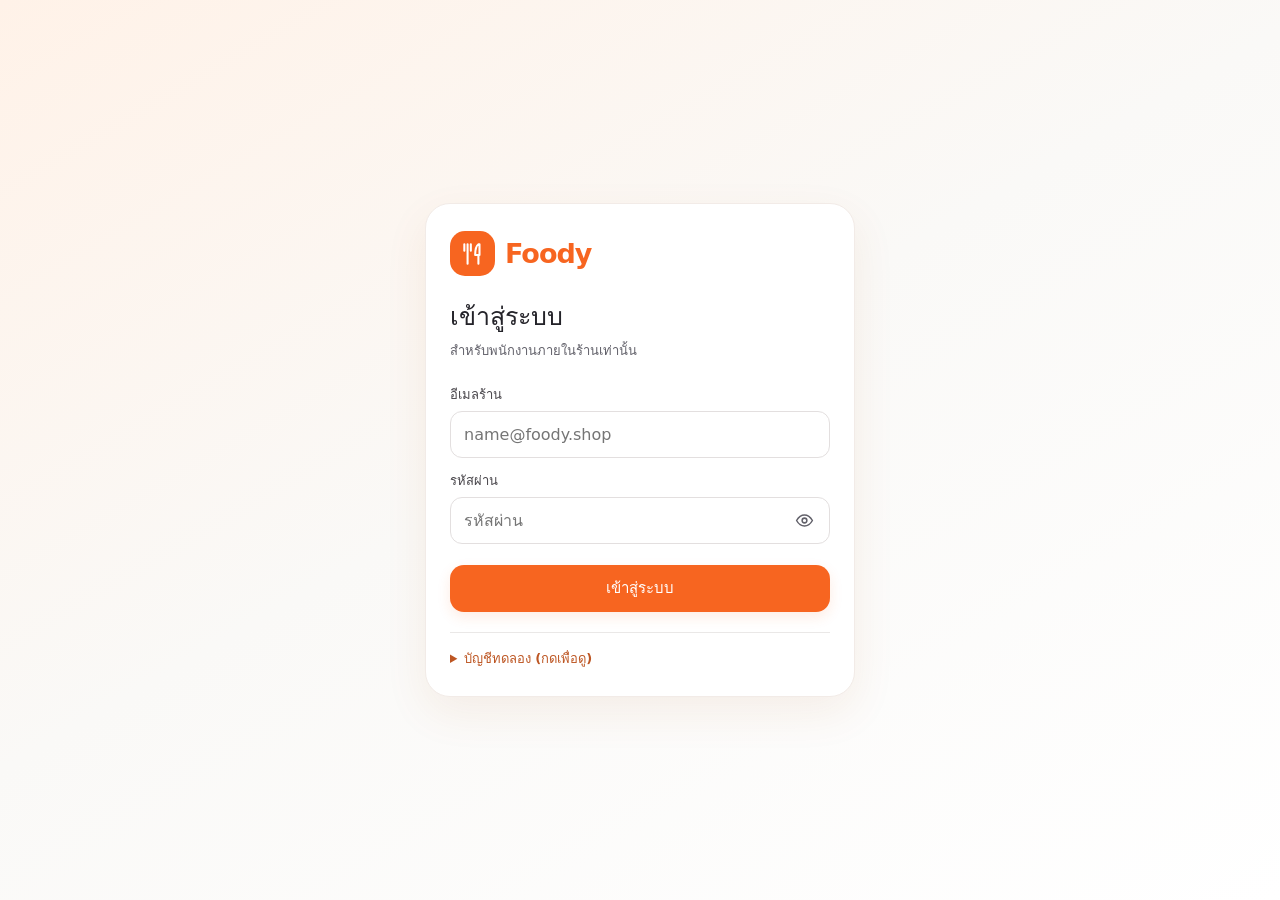
<file: prototype/index.html>
<!doctype html>
<html lang="th">
<head>
<meta charset="utf-8" />
<meta name="viewport" content="width=device-width, initial-scale=1, viewport-fit=cover" />
<meta name="theme-color" content="#f76b24" />
<title>Foody — Interactive Android UI</title>
<link rel="stylesheet" href="styles.css">
</head>
<body>
<svg xmlns="http://www.w3.org/2000/svg" style="width:0;height:0;position:absolute;overflow:hidden" aria-hidden="true">
<symbol id="ic-user" viewBox="0 0 24 24"><circle cx="12" cy="7" r="4"/><path d="M4.5 21v-2c0-3.7 3.1-6.5 7.5-6.5s7.5 2.8 7.5 6.5v2"/></symbol>
<symbol id="ic-left" viewBox="0 0 24 24"><path d="m14.5 5-7 7 7 7M7.5 12h13"/></symbol>
<symbol id="ic-table" viewBox="0 0 24 24"><path d="M6 11h12M7 11l-1.5 9M17 11l1.5 9M7 7h10l1 4H6l1-4ZM3 13v5M21 13v5M1.8 13H4m16 0h2.2"/></symbol>
<symbol id="ic-history" viewBox="0 0 24 24"><rect x="4" y="3" width="13" height="17" rx="2"/><path d="M7.5 8h6M7.5 12h4"/><circle cx="17" cy="17.5" r="5.5"/><path d="M17 14.5v3.5l2 1"/></symbol>
<symbol id="ic-clock" viewBox="0 0 24 24"><circle cx="12" cy="12" r="9"/><path d="M12 7v5l3.5 2"/></symbol>
<symbol id="ic-users" viewBox="0 0 24 24"><circle cx="9" cy="8" r="3.3"/><path d="M2 20v-1c0-3 3-5.7 7-5.7s7 2.7 7 5.7v1H2ZM17 5a3.3 3.3 0 0 1 0 6.5M18 13.6c2.6.5 4 2.2 4 5.3V20h-3"/></symbol>
<symbol id="ic-menu" viewBox="0 0 24 24"><path d="M4 3v6M7 3v6M10 3v6M7 9v12M17 3c-3 2-3 7-3 10h4V3Zm0 10v8"/></symbol>
<symbol id="ic-plus" viewBox="0 0 24 24"><path d="M12 4v16M4 12h16"/></symbol>
<symbol id="ic-minus" viewBox="0 0 24 24"><path d="M4 12h16"/></symbol>
<symbol id="ic-delete" viewBox="0 0 24 24"><path d="M10 4H6l-4 8 4 8h15V4H10Zm1 5 6 6m0-6-6 6"/></symbol>
<symbol id="ic-search" viewBox="0 0 24 24"><circle cx="10.5" cy="10.5" r="7"/><path d="m16 16 5 5"/></symbol>
<symbol id="ic-cart" viewBox="0 0 24 24"><path d="M2 4h3l3 12h11l3-9H6M9 21h.1M18 21h.1"/></symbol>
<symbol id="ic-check" viewBox="0 0 24 24"><path d="m4 12 5 5L20 6"/></symbol>
<symbol id="ic-checkcircle" viewBox="0 0 24 24"><circle cx="12" cy="12" r="9"/><path d="m7.5 12 3 3L17 9"/></symbol>
<symbol id="ic-report" viewBox="0 0 24 24"><path d="M4 21V13h4v8M10 21V8h4v13M16 21V3h4v18"/></symbol>
<symbol id="ic-settings" viewBox="0 0 24 24"><circle cx="12" cy="12" r="3.5"/><path d="M12 2.5v3m0 13v3M2.5 12h3m13 0h3M5.3 5.3l2.1 2.1m9.2 9.2 2.1 2.1m0-13.4-2.1 2.1m-9.2 9.2-2.1 2.1"/></symbol>
<symbol id="ic-logout" viewBox="0 0 24 24"><path d="M11 4H4v16h7M14 7l5 5-5 5M8 12h11"/></symbol>
<symbol id="ic-edit" viewBox="0 0 24 24"><path d="M4 20h4L20 8l-4-4L4 16v4ZM13.5 6.5l4 4"/></symbol>
<symbol id="ic-trash" viewBox="0 0 24 24"><path d="M4 7h16M9 7V4h6v3m3 0-1 14H7L6 7M10 11v6m4-6v6"/></symbol>
<symbol id="ic-mail" viewBox="0 0 24 24"><rect x="2" y="5" width="20" height="14" rx="2"/><path d="m3 6 9 7 9-7"/></symbol>
<symbol id="ic-eye" viewBox="0 0 24 24"><path d="M2 12s4-7 10-7 10 7 10 7-4 7-10 7S2 12 2 12Z"/><circle cx="12" cy="12" r="3"/></symbol>
<symbol id="ic-lock" viewBox="0 0 24 24"><rect x="4" y="11" width="16" height="11" rx="2"/><path d="M7.5 11V8a4.5 4.5 0 1 1 9 0v3"/></symbol>
<symbol id="ic-bell" viewBox="0 0 24 24"><path d="M18 8a6 6 0 0 0-12 0c0 8-3 8-3 10h18c0-2-3-2-3-10M10 21h4"/></symbol>
<symbol id="ic-chevron" viewBox="0 0 24 24"><path d="m9 5 7 7-7 7"/></symbol>
<symbol id="ic-receipt" viewBox="0 0 24 24"><path d="M5 2h14v20l-3-2-4 2-4-2-3 2V2ZM8 7h8M8 11h8M8 15h5"/></symbol>
<symbol id="ic-alert" viewBox="0 0 24 24"><path d="M12 3 2 21h20L12 3Zm0 6v5m0 3v.5"/></symbol>
<symbol id="ic-close" viewBox="0 0 24 24"><path d="M5 5 19 19M19 5 5 19"/></symbol>
<symbol id="ic-info" viewBox="0 0 24 24"><circle cx="12" cy="12" r="9"/><path d="M12 10v6m0-9v.4"/></symbol>
</svg>
<div id="app"></div><div id="toast" class="toast" role="status" aria-live="polite"></div><div id="overlay"></div>
<script>window.FOODY_IMAGES=[];</script>
<script src="assets/food-1.js"></script>
<script src="assets/food-2.js"></script>
<script src="assets/food-3.js"></script>
<script src="assets/food-4.js"></script>
<script src="assets/food-5.js"></script>
<script src="assets/food-6.js"></script>
<script src="assets/food-7.js"></script>
<script src="assets/food-8.js"></script>
<script>
/* UI DEMO ONLY. Accounts and data below are intentionally local mock data, not real authentication. */
const FOOD_IMAGES = window.FOODY_IMAGES;
const ACCOUNTS = [
 {email:'staff@foody.shop',name:'พิม',role:'staff',label:'พนักงานเสิร์ฟ'},
 {email:'kitchen@foody.shop',name:'นัท',role:'kitchen',label:'พนักงานครัว'},
 {email:'owner@foody.shop',name:'ต้น',role:'owner',label:'เจ้าของร้าน'}
];
const DEFAULT_MENUS=[
 {id:1,name:'ข้าวกะเพราหมูสับ',price:69,category:'อาหารจานเดียว',image:0,available:true},
 {id:2,name:'ข้าวผัดกุ้ง',price:89,category:'อาหารจานเดียว',image:1,available:true},
 {id:3,name:'ผัดซีอิ๊วหมู',price:79,category:'อาหารจานเดียว',image:2,available:true},
 {id:4,name:'ชาไทย',price:45,category:'เครื่องดื่ม',image:3,available:true},
 {id:5,name:'ผัดกะเพราไก่',price:65,category:'อาหารจานเดียว',image:4,available:true},
 {id:6,name:'ต้มยำกุ้ง',price:120,category:'ต้มยำ/แกง',image:5,available:true},
 {id:7,name:'ผัดไทยกุ้ง',price:85,category:'อาหารจานเดียว',image:6,available:false},
 {id:8,name:'ข้าวเหนียวมะม่วง',price:60,category:'ของหวาน',image:7,available:true}
];
const LOCAL_KEY='foody_ui_v4_demo';
function demoSeed(){const now=Date.now();const item=(id,qty,note='')=>{let m=DEFAULT_MENUS.find(x=>x.id===id);return{menuId:id,name:m.name,price:m.price,qty,note,image:m.image}};
return {storeName:'Foody Kitchen',menus:DEFAULT_MENUS.map(x=>({...x})),tables:Array.from({length:6},(_,i)=>({id:i+1,guests:i+1===2?4:i+1===3?2:i+1===6?2:0,sessionId:i+1===2?'s2':i+1===3?'s3':i+1===6?'s6':null})),orders:[
 {id:'F1001',tableId:2,sessionId:'s2',staff:'staff@foody.shop',items:[item(1,2),item(4,1)],status:'pending',createdAt:now-17*60000},
 {id:'F1002',tableId:3,sessionId:'s3',staff:'staff@foody.shop',items:[item(3,1),item(4,1)],status:'ready',createdAt:now-15*60000},
 {id:'F1003',tableId:6,sessionId:'s6',staff:'staff@foody.shop',items:[item(2,1),item(6,1)],status:'pending',createdAt:now-5*60000}],
 sales:[{id:'F0999',tableId:4,staff:'staff@foody.shop',items:[item(1,2),item(3,1)],total:217,paidAt:now-90*60000,guests:2},{id:'F0998',tableId:5,staff:'staff@foody.shop',items:[item(2,1),item(4,2)],total:179,paidAt:now-180*60000,guests:3},{id:'F0997',tableId:1,staff:'staff@foody.shop',items:[item(6,1),item(1,1)],total:189,paidAt:now-210*60000,guests:2},
 {id:'F0962',tableId:3,staff:'staff@foody.shop',items:[item(1,3),item(6,2)],total:447,paidAt:now-7*86400000,guests:5},
 {id:'F0904',tableId:5,staff:'staff@foody.shop',items:[item(2,1),item(6,1)],total:209,paidAt:now-38*86400000,guests:2}],
 nextId:1004,notificationEnabled:true,updatedAt:now};}
function loadData(){try{const r=localStorage.getItem(LOCAL_KEY);if(r){const p=JSON.parse(r);if(p&&Array.isArray(p.tables)&&Array.isArray(p.menus)&&Array.isArray(p.orders))return p;}}catch(e){}return demoSeed()}
let data=loadData();let user=null;let view='login';let selectedTable=1;let guests=1;let menuCategory='ทั้งหมด';let menuSearch='';let historyFilter='วันนี้';let kitchenFilter='pending';let ownerSearch='';let formId=null;let formImage=0;let drafts={};let notesOpen={};let guestTyped=false;let settingsFrom='';let noticeText='';let modal=null;let loginEmail='';let loginPass='';let showPassword=false;let toastTimer=null;
function persist(){try{localStorage.setItem(LOCAL_KEY,JSON.stringify(data))}catch(e){}}
function h(t){return String(t??'').replace(/[&<>"']/g,m=>({'&':'&amp;','<':'&lt;','>':'&gt;','"':'&quot;',"'":'&#39;'}[m]))}
function svg(name,size=20){return `<svg width="${size}" height="${size}" viewBox="0 0 24 24" fill="none" stroke="currentColor" stroke-width="1.9" stroke-linecap="round" stroke-linejoin="round" aria-hidden="true"><use href="#ic-${name}"></use></svg>`}
function money(v){return '฿'+(Number(v)||0).toLocaleString('th-TH',{maximumFractionDigits:0})}
function niceTime(t){return new Intl.DateTimeFormat('th-TH',{timeZone:'Asia/Bangkok',hour:'2-digit',minute:'2-digit',hour12:false}).format(new Date(t))}
function shortDate(t){return new Intl.DateTimeFormat('th-TH',{timeZone:'Asia/Bangkok',day:'numeric',month:'short'}).format(new Date(t))}
function bkkDateParts(t){const p=new Intl.DateTimeFormat('en-US',{timeZone:'Asia/Bangkok',year:'numeric',month:'2-digit',day:'2-digit'}).formatToParts(new Date(t));const o={};for(const x of p)o[x.type]=x.value;return o}
function dayKey(t){const p=bkkDateParts(t);return `${p.year}-${p.month}-${p.day}`}
function sameDay(t){return dayKey(t)===dayKey(Date.now())}
function monthMatch(t){return dayKey(t).slice(0,7)===dayKey(Date.now()).slice(0,7)}
function yearMatch(t){return dayKey(t).slice(0,4)===dayKey(Date.now()).slice(0,4)}
function hourBkk(t){return Number(new Intl.DateTimeFormat('en-US',{timeZone:'Asia/Bangkok',hour:'2-digit',hour12:false,hourCycle:'h23'}).format(new Date(t)))%24}
function priceSum(items){return items.reduce((a,i)=>a+i.qty*i.price,0)}
function table(n){return data.tables.find(t=>t.id===Number(n))}
function liveOrders(t){return data.orders.filter(o=>o.tableId===t.id&&o.sessionId===t.sessionId)}
function orderLines(t){return liveOrders(t).flatMap(o=>o.items.map(i=>({...i,status:o.status,orderId:o.id})))}
function allReady(t){let os=liveOrders(t);return os.length>0&&os.every(o=>o.status==='ready')}
function setView(v){view=v;render();const s=document.getElementById('scroll');if(s)s.scrollTop=0}
function notify(text){const x=document.getElementById('toast');x.textContent=text;x.classList.add('show');clearTimeout(toastTimer);toastTimer=setTimeout(()=>x.classList.remove('show'),2600)}
function topbar(){if(view==='login')return '';const back=['table','menu','cart','checkout','settings','ownerform','password','storeinfo','help','notifications'].includes(view);let title={tables:'โต๊ะอาหาร',history:'ประวัติออเดอร์',table:`รายละเอียดโต๊ะ`,menu:'เลือกเมนู',cart:'รายการสั่ง',checkout:'เช็กบิล',kitchen:'คิวครัว',reports:'รายงาน',manage:'จัดการเมนู',settings:'ตั้งค่า',ownerform:formId?'แก้ไขเมนู':'เพิ่มเมนู',password:'เปลี่ยนรหัสผ่าน',storeinfo:'ข้อมูลร้าน',help:'ความช่วยเหลือ',notifications:'การแจ้งเตือน'}[view]||'Foody';
return `<header class="header"><div class="head-inner app-width">${back?`<button class="icon-btn back" data-act="back" aria-label="ย้อนกลับ">${svg('left')}</button>`:''}<div class="head-title">${!back?`<div class="brand-small">Foody</div>`:''}<div class="page-title">${h(title)}</div>${view==='menu'?`<small>โต๊ะ ${selectedTable} · ${table(selectedTable)?.guests||1} คน</small>`:''}</div>${view!=='settings'&&view!=='password'&&view!=='storeinfo'&&view!=='help'&&view!=='notifications'?`<button class="icon-btn profile" data-act="settings" aria-label="โปรไฟล์และตั้งค่า">${svg('user')}</button>`:''}</div></header>`}
function nav(){if(['login','settings','table','menu','cart','checkout','ownerform','password','storeinfo','help','notifications'].includes(view)||!user||user.role==='kitchen')return '';
let items=user.role==='staff'?[['tables','โต๊ะ','table'],['history','ประวัติ','history']]:[['reports','รายงาน','report'],['manage','เมนู','menu']];
return `<nav class="bottom-nav" aria-label="เมนูหลัก"><div class="nav-inner">${items.map(([k,label,i])=>`<button class="navitem ${view===k?'active':''}" data-act="navigate" data-target="${k}" aria-current="${view===k?'page':'false'}">${svg(i,23)}${label}</button>`).join('')}</div></nav>`}
function dock(content){return `<div class="action-area"><div class="action-inner">${content}</div></div>`}
function loginScreen(){return `<div class="login-bg"><div class="login-panel"><div class="login-logo"><span class="login-mark">${svg('menu',26)}</span><strong>Foody</strong></div><h1 class="login-title">เข้าสู่ระบบ</h1><p class="login-desc">สำหรับพนักงานภายในร้านเท่านั้น</p><div id="login-error" class="login-error ${noticeText?'show':''}" role="alert">${h(noticeText)}</div><form id="loginForm" autocomplete="on"><div class="form-field"><label for="email">อีเมลร้าน</label><input id="email" type="email" autocomplete="username" placeholder="name@foody.shop" required value="${h(loginEmail)}"></div><div class="form-field"><label for="pass">รหัสผ่าน</label><div class="password-wrap"><input id="pass" type="${showPassword?'text':'password'}" placeholder="รหัสผ่าน" autocomplete="current-password" required value="${h(loginPass)}"><button type="button" data-act="togglepass" aria-label="${showPassword?'ซ่อน':'แสดง'}รหัสผ่าน">${svg('eye')}</button></div></div><button class="btn primary wide" type="submit" style="margin-top:9px">เข้าสู่ระบบ</button></form><details class="demo-details"><summary>บัญชีทดลอง (กดเพื่อดู)</summary><div class="helptext" style="margin-top:8px">รหัสผ่านตัวอย่าง: <b>foody123</b></div>${ACCOUNTS.map(a=>`<button class="demo-row" data-act="fill" data-email="${h(a.email)}"><span>${h(a.email)}</span><strong>${h(a.label)}</strong></button>`).join('')}</details></div></div>`}
function tablesScreen(){const free=data.tables.filter(t=>!t.guests).length,occ=6-free;return `<div class="stats-row"><div class="mini-stat available">${svg('table')} ว่าง <em>${free}</em></div><div class="mini-stat occupied">${svg('users')} มีลูกค้า <em>${occ}</em></div></div><div class="table-grid">${data.tables.map(t=>{let count=t.guests?liveOrders(t).length:0;let ready=t.guests&&liveOrders(t).some(o=>o.status==='ready');return `<button class="table-card" data-act="table" data-id="${t.id}" aria-label="โต๊ะ ${t.id} ${t.guests?'มีลูกค้า '+t.guests+' คน':'ว่าง'}"><div class="table-upper"><div class="row" style="gap:6px"><span class="table-symbol">${svg('table')}</span><span class="table-n">โต๊ะ ${t.id}</span></div><span class="pill ${t.guests?'orange-bg':'green-bg'}">${t.guests?'มีลูกค้า':'ว่าง'}</span></div><div class="tables-description">${svg(t.guests?'users':'table')}<span>${t.guests?`<b>${t.guests} คน</b> · ${count} ออเดอร์`:'พร้อมเปิดโต๊ะ'}</span></div>${ready?`<span class="pill green-bg" style="align-self:flex-start">${svg('check',13)} อาหารพร้อม</span>`:''}</button>`}).join('')}</div>`}
function tableScreen(){const t=table(selectedTable);if(!t)return `<p>ไม่พบโต๊ะ</p>`;if(!t.guests){return `<div class="card info-card"><span class="table-symbol">${svg('table')}</span><div class="info-big">โต๊ะ ${t.id}</div><span class="pill green-bg">ว่าง</span></div><h2 class="section-title">จำนวนลูกค้า</h2><div class="count-box"><button class="round-control" data-act="guestminus" aria-label="ลดจำนวนลูกค้า">${svg('minus')}</button><div class="count-val" aria-live="polite">${guests}</div><button class="round-control" data-act="guestplus" aria-label="เพิ่มจำนวนลูกค้า">${svg('plus')}</button></div><div class="keypad">${[1,2,3,4,5,6,7,8,9].map(n=>`<button class="key" data-act="digit" data-n="${n}">${n}</button>`).join('')}<div></div><button class="key" data-act="digit" data-n="0">0</button><button class="key" data-act="backspace" aria-label="ลบตัวเลข">${svg('delete')}</button></div>`}
const lines=orderLines(t), sum=priceSum(lines), tickets=liveOrders(t);return `<div class="card info-card" style="margin-bottom:14px"><span class="table-symbol">${svg('table')}</span><div class="grow"><div class="info-big">โต๊ะ ${t.id}</div><div class="info-extra">${svg('users',15)} ${t.guests} คน</div></div><span class="pill orange-bg">มีลูกค้า</span></div><div class="card list-card"><div class="row between" style="padding:3px 0 11px"><h2 class="section-title">รายการอาหาร</h2><span class="micro">${lines.reduce((s,i)=>s+i.qty,0)} ชิ้น</span></div>${lines.length?lines.map(i=>`<div class="item-row"><img class="thumb" src="${FOOD_IMAGES[i.image%FOOD_IMAGES.length]}" alt=""><div class="grow"><div class="item-name">${h(i.name)}</div><span class="pill ${i.status==='ready'?'green-bg':'orange-bg'} ticket-badge">${i.status==='ready'?'พร้อมเสิร์ฟ':'รอครัว'}</span></div><div class="text-right"><div class="price">${money(i.price*i.qty)}</div><div class="micro">×${i.qty}</div></div></div>`).join(''):`<div class="empty" style="padding:28px 10px">${svg('receipt')}<strong>ยังไม่มีออเดอร์</strong></div>`}<div class="order-total"><span>ยอดรวม</span><span class="total-big">${money(sum)}</span></div></div>${tickets.some(o=>o.status==='ready')?`<div class="notice" style="margin-top:12px;background:#e8f6ec;color:#197348">${svg('bell',17)} มีอาหารพร้อมเสิร์ฟจากครัว</div>`:''}`}
function menuScreen(){const t=table(selectedTable);let catalog=data.menus.filter(m=>m.available).filter(m=>menuCategory==='ทั้งหมด'||m.category===menuCategory).filter(m=>m.name.toLowerCase().includes(menuSearch.trim().toLowerCase()));const categories=['ทั้งหมด','อาหารจานเดียว','เครื่องดื่ม','ต้มยำ/แกง','ของหวาน'];let qtys=drafts[selectedTable]||{};return `<label class="searchbox" aria-label="ค้นหาเมนู">${svg('search')}<input id="menuSearch" placeholder="ค้นหาเมนู" value="${h(menuSearch)}" autocomplete="off"></label><div class="selectline hscroll">${categories.map(c=>`<button class="chip ${menuCategory===c?'active':''}" data-act="category" data-value="${h(c)}">${h(c)}</button>`).join('')}</div>${catalog.length?`<div class="menu-grid">${catalog.map(m=>`<div class="food-card"><img loading="lazy" src="${FOOD_IMAGES[m.image%FOOD_IMAGES.length]}" alt="${h(m.name)}"><div class="food-info"><div class="food-name">${h(m.name)}</div><div class="food-price-row"><div><div class="food-price">${money(m.price)}</div>${qtys[m.id]?.qty?`<div class="mini-count">ในรายการ ${qtys[m.id].qty}</div>`:''}</div><button class="food-add" data-act="add" data-id="${m.id}" aria-label="เพิ่ม ${h(m.name)}">${svg('plus',16)} เพิ่ม</button></div></div></div>`).join('')}</div>`:`<div class="empty">${svg('search')}<strong>ไม่พบเมนู</strong><p>ลองเปลี่ยนคำค้นหาหรือหมวดหมู่</p></div>`}`}
function cartLines(){return Object.values(drafts[selectedTable]||{}).filter(i=>i.qty>0)}
function cartScreen(){const lines=cartLines();return `<div class="row between" style="margin-bottom:12px"><h2 class="section-title">โต๊ะ ${selectedTable}</h2><span class="pill orange-bg">${table(selectedTable)?.guests||0} คน</span></div>${lines.length?`<div class="card list-card">${lines.map(i=>`<div class="item-row"><img class="thumb" src="${FOOD_IMAGES[i.image%FOOD_IMAGES.length]}" alt=""><div class="grow"><div class="row between"><div class="item-name">${h(i.name)}</div><div class="price">${money(i.price*i.qty)}</div></div><div class="row between" style="margin-top:8px"><button class="note-btn" data-act="togglenote" data-id="${i.menuId}">${i.note?'แก้ไขหมายเหตุ':'เพิ่มหมายเหตุ'}</button><div class="qty-actions"><button data-act="decrease" data-id="${i.menuId}" aria-label="ลดจำนวน ${h(i.name)}">−</button><strong>${i.qty}</strong><button data-act="increase" data-id="${i.menuId}" aria-label="เพิ่มจำนวน ${h(i.name)}">+</button></div></div>${notesOpen[i.menuId]?`<input class="note-input" data-note="${i.menuId}" placeholder="เช่น ไม่ใส่พริก" maxlength="80" value="${h(i.note||'')}">`:i.note?`<div class="micro" style="margin-top:6px">${h(i.note)}</div>`:''}</div></div>`).join('')}<div class="order-total"><span>รวม</span><span class="total-big">${money(priceSum(lines))}</span></div></div>`:`<div class="empty">${svg('cart')}<strong>ยังไม่มีรายการอาหาร</strong><p>เลือกเมนูที่ต้องการสั่งก่อน</p><button class="btn secondary" data-act="backmenu">เลือกเมนู</button></div>`}`}
function historyScreen(){const ours=[...data.orders.filter(o=>o.staff===user.email).map(o=>({id:o.id,tableId:o.tableId,items:o.items,amount:priceSum(o.items),time:o.createdAt,status:o.status==='ready'?'พร้อมเสิร์ฟ':'รอครัว',kind:'order'})),...data.sales.filter(s=>s.staff===user.email).map(s=>({id:s.id,tableId:s.tableId,items:s.items,amount:s.total,time:s.paidAt,status:'เช็กบิลแล้ว',kind:'sale'}))].sort((a,b)=>b.time-a.time).filter(x=>historyFilter!=='วันนี้'||sameDay(x.time));return `<div class="selectline hscroll" style="margin-bottom:14px"><button class="chip ${historyFilter==='วันนี้'?'active':''}" data-act="historyfilter" data-value="วันนี้">วันนี้</button><button class="chip ${historyFilter==='ทั้งหมด'?'active':''}" data-act="historyfilter" data-value="ทั้งหมด">ทั้งหมด</button></div>${ours.length?`<div class="history-grid">${ours.map(o=>`<div class="card history-card"><div class="row between"><div class="table-line">โต๊ะ ${o.tableId}</div><span class="pill ${o.status==='รอครัว'?'orange-bg':'green-bg'}">${h(o.status)}</span></div><div class="micro" style="margin-top:2px">ออเดอร์ #${h(o.id)}</div><div class="details">${h(o.items.map(i=>i.name+' ×'+i.qty).join(', '))}</div><div class="foot"><span>${svg('clock',14)} ${niceTime(o.time)} · ${shortDate(o.time)}</span><strong class="price">${money(o.amount)}</strong></div></div>`).join('')}</div>`:`<div class="empty">${svg('history')}<strong>ยังไม่มีประวัติออเดอร์</strong><p>รายการที่รับออเดอร์จะปรากฏที่นี่</p></div>`}`}
function kitchenScreen(){const queued=[...data.orders].sort((a,b)=>a.createdAt-b.createdAt);const count=queued.filter(o=>o.status==='pending').length,done=queued.filter(o=>o.status==='ready').length;const show=queued.filter(o=>o.status===kitchenFilter);return `<div class="kitchen-stats"><button class="kstat ${kitchenFilter==='pending'?'active':''}" data-act="kfilter" data-value="pending">รอทำ <em>${count}</em></button><button class="kstat ${kitchenFilter==='ready'?'active':''}" data-act="kfilter" data-value="ready">${svg('checkcircle')} เสร็จแล้ว <em>${done}</em></button></div>${show.length?`<div class="kitchen-grid">${show.map(o=>`<article class="card kitchen-ticket"><div class="row between"><div class="ticket-table">โต๊ะ ${o.tableId}</div><span class="micro">${niceTime(o.createdAt)} · #${h(o.id)}</span></div><div class="divider" style="margin:12px 0 10px"></div>${o.items.map(i=>`<div class="dish-row"><span class="dish-dot"></span><span>${h(i.name)} <b>×${i.qty}</b>${i.note?`<div style="color:#a65826;font-size:13px">${h(i.note)}</div>`:''}</span></div>`).join('')}${o.status==='pending'?`<button class="btn green wide kitchen-complete" data-act="complete" data-id="${h(o.id)}">${svg('checkcircle')} เสร็จแล้ว</button>`:`<span class="pill green-bg" style="margin-top:13px">${svg('checkcircle',15)} เสร็จแล้ว</span>`}</article>`).join('')}</div>`:`<div class="empty">${svg('checkcircle')}<strong>${kitchenFilter==='pending'?'ไม่มีออเดอร์ค้าง':'ยังไม่มีรายการที่เสร็จ'}</strong><p>${kitchenFilter==='pending'?'คิวใหม่จะปรากฏเมื่อพนักงานส่งออเดอร์':'เปลี่ยนไปแท็บรอทำเพื่อดูคิวปัจจุบัน'}</p></div>`}`}
function reportsScreen(){const today=data.sales.filter(s=>sameDay(s.paidAt)),month=data.sales.filter(s=>monthMatch(s.paidAt)),year=data.sales.filter(s=>yearMatch(s.paidAt));const sum=a=>a.reduce((v,s)=>v+s.total,0);const startHour=Math.max(0,Math.min(17,hourBkk(Date.now())-3));const labels=Array.from({length:7},(_,i)=>String(startHour+i).padStart(2,'0'));const values=labels.map(x=>today.filter(s=>String(hourBkk(s.paidAt)).padStart(2,'0')===x).reduce((v,s)=>v+s.total,0));let max=Math.max(...values,1);return `<div class="report-stats"><div class="report-stat current"><small>วันนี้</small><strong>${money(sum(today))}</strong></div><div class="report-stat"><small>เดือนนี้</small><strong>${money(sum(month))}</strong></div><div class="report-stat"><small>ปีนี้</small><strong>${money(sum(year))}</strong></div></div><div class="report-main"><section class="card report-chart"><h2 class="section-title">ยอดขายวันนี้</h2><div class="chart" role="img" aria-label="ยอดขายรายชั่วโมงจากข้อมูลทดลอง">${values.map((v,i)=>`<div class="bar-col"><div class="bar" title="${labels[i]} น.: ${money(v)}" style="height:${Math.max(3,v/max*113)}px"></div><small>${labels[i]}</small></div>`).join('')}</div></section><section class="card sales-list"><h2 class="section-title" style="padding:8px 0 10px">รายการขายวันนี้</h2>${today.length?[...today].sort((a,b)=>b.paidAt-a.paidAt).map(s=>`<div class="sales-line"><span class="muted">${niceTime(s.paidAt)}</span><span class="tagn">โต๊ะ ${s.tableId}</span><strong>${money(s.total)}</strong></div>`).join(''):`<div class="empty" style="padding:19px"><strong>ยังไม่มีการขายวันนี้</strong></div>`}</section></div>`}
function manageScreen(){const ms=data.menus.filter(m=>m.name.toLowerCase().includes(ownerSearch.trim().toLowerCase()));return `<div class="row" style="gap:9px"><label class="searchbox grow" style="margin:0">${svg('search')}<input id="ownerSearch" placeholder="ค้นหาเมนู" value="${h(ownerSearch)}"></label><button class="btn primary" data-act="newmenu">${svg('plus')} เพิ่มเมนู</button></div>${ms.length?ms.map(m=>`<div class="card manage-card"><img class="manage-thumb" loading="lazy" src="${FOOD_IMAGES[m.image%FOOD_IMAGES.length]}" alt=""><div class="grow"><div class="row between"><div class="grow"><div class="manage-name">${h(m.name)}</div><div class="manage-price">${money(m.price)}</div></div><button class="toggle ${m.available?'on':''}" data-act="availability" data-id="${m.id}" role="switch" aria-checked="${m.available}" aria-label="${h(m.name)} พร้อมขาย"></button></div><div class="manage-line2"><span class="pill ${m.available?'green-bg':'orange-bg'}">${m.available?'พร้อมขาย':'หยุดขาย'}</span><div class="manage-controls"><button class="squircle" data-act="edit" data-id="${m.id}" aria-label="แก้ไข ${h(m.name)}">${svg('edit')}</button><button class="squircle del" data-act="delete" data-id="${m.id}" aria-label="ลบ ${h(m.name)}">${svg('trash')}</button></div></div></div></div>`).join(''):`<div class="empty">${svg('search')}<strong>ไม่พบเมนู</strong></div>`}`}
function ownerFormScreen(){const m=data.menus.find(x=>x.id===formId);const v=m||{name:'',price:'',category:'อาหารจานเดียว',available:true,image:formImage};return `<form id="menuForm"><div class="form-field"><label for="foodName">ชื่อเมนู</label><input required maxlength="60" id="foodName" placeholder="เช่น ข้าวผัดหมู" value="${h(v.name)}"></div><div class="form-grid"><div class="form-field"><label for="foodPrice">ราคา (บาท)</label><input id="foodPrice" type="number" min="1" max="99999" step="1" required value="${h(v.price)}"></div><div class="form-field"><label for="foodCategory">หมวดหมู่</label><select id="foodCategory">${['อาหารจานเดียว','เครื่องดื่ม','ต้มยำ/แกง','ของหวาน','ของทานเล่น'].map(c=>`<option ${v.category===c?'selected':''}>${c}</option>`).join('')}</select></div></div><h3 class="section-title" style="margin:12px 0 9px">รูปเมนู</h3><div class="photo-choices">${FOOD_IMAGES.map((p,i)=>`<button type="button" data-act="photo" data-i="${i}" class="photo-choice ${formImage===i?'selected':''}" aria-label="เลือกรูป ${i+1}"><img src="${p}" alt=""></button>`).join('')}</div><p class="micro" style="margin-top:10px">รูปตัวอย่างสำหรับ Prototype</p><input type="hidden" id="foodImage" value="${formImage}"></form>`}
function settingsScreen(){return `<div class="settings-content"><div class="card settings-person"><div class="avatar">${svg('user')}</div><div class="grow"><div class="section-title">${h(user.name)}</div><span class="pill orange-bg" style="margin:5px 0">${h(user.label)}</span><div class="micro" style="overflow-wrap:anywhere">${h(user.email)}</div></div></div><button class="settings-row" data-act="storeinfo"><span class="left">${svg('table')} ข้อมูลร้าน</span>${svg('chevron')}</button><button class="settings-row" data-act="notifications"><span class="left">${svg('bell')} การแจ้งเตือน</span>${svg('chevron')}</button><button class="settings-row" data-act="password"><span class="left">${svg('lock')} เปลี่ยนรหัสผ่าน</span>${svg('chevron')}</button><button class="settings-row" data-act="help"><span class="left">${svg('info')} ความช่วยเหลือ</span>${svg('chevron')}</button><div class="helptext" style="margin-top:20px;text-align:center">UI Prototype · ข้อมูลจำลองในเบราว์เซอร์</div></div>`}
function storeInfoScreen(){return `<div class="card list-card"><h2 class="section-title">${h(data.storeName)}</h2><p class="helptext">ระบบจัดการออเดอร์ภายในร้าน</p><div class="divider" style="margin:16px 0"></div><p class="main-text">โต๊ะทั้งหมด <b>6 โต๊ะ</b></p><p class="main-text" style="margin-top:11px">ผู้ใช้งาน <b>3 บทบาท</b></p></div>`}
function notificationsScreen(){return `<div class="settings-row"><span class="left">${svg('bell')} เปิดการแจ้งเตือน</span><button class="toggle ${data.notificationEnabled?'on':''}" data-act="notif-toggle" role="switch" aria-checked="${data.notificationEnabled}" aria-label="เปิดการแจ้งเตือน"></button></div><p class="helptext">เมื่อครัวกด “เสร็จแล้ว” พนักงานเสิร์ฟจะเห็นสถานะพร้อมเสิร์ฟที่โต๊ะ</p>`}
function helpScreen(){return `<div class="card list-card stack"><h2 class="section-title">วิธีใช้งาน</h2><p class="small-text">พนักงานเสิร์ฟ: เลือกโต๊ะ → เปิดโต๊ะ → เลือกเมนู → ส่งครัว → เช็กบิล</p><div class="divider"></div><p class="small-text">พนักงานครัว: ดูคิว → กด “เสร็จแล้ว”</p><div class="divider"></div><p class="small-text">เจ้าของร้าน: ดูรายงานและจัดการเมนู</p><div class="divider"></div><p class="micro">ข้อมูลและการเข้าสู่ระบบในหน้านี้เป็นตัวอย่าง ไม่ใช่ระบบจริง</p></div>`}
function passwordScreen(){return `<form id="passwordForm" class="card list-card"><div class="form-field"><label for="oldpassword">รหัสผ่านเดิม</label><input id="oldpassword" type="password" required></div><div class="form-field"><label for="newpassword">รหัสผ่านใหม่</label><input id="newpassword" type="password" minlength="6" required></div><button class="btn primary wide" type="submit">บันทึกรหัสผ่าน</button></form>`}
function checkoutScreen(){const t=table(selectedTable);const lines=orderLines(t);let ready=allReady(t);return `<div class="card list-card"><div class="row between"><h2 class="section-title">โต๊ะ ${t.id}</h2><span class="pill orange-bg">${t.guests} คน</span></div><p class="micro" style="margin:4px 0 10px">ตรวจรายการก่อนยืนยันเช็กบิล</p>${lines.map(i=>`<div class="item-row"><div class="grow"><div class="item-name">${h(i.name)} ×${i.qty}</div></div><div class="price">${money(i.price*i.qty)}</div></div>`).join('')}<div class="order-total"><span>รวมทั้งสิ้น</span><span class="total-big">${money(priceSum(lines))}</span></div></div>${!ready?`<div class="notice" style="margin-top:14px">${svg('alert',16)} ยังมีรายการรอครัว ต้องรออาหารเสร็จก่อนปิดโต๊ะ</div>`:''}<div class="card list-card" style="margin-top:14px"><h2 class="section-title">การชำระเงิน (จำลอง)</h2><div class="row" style="gap:12px;margin-top:12px"><label class="small-text"><input type="radio" name="payment" value="cash" checked> เงินสด</label><label class="small-text"><input type="radio" name="payment" value="qr"> QR จำลอง</label></div></div>`}
function footer(){if(view==='table'&&!table(selectedTable).guests)return dock(`<button class="btn primary wide" data-act="open">เปิดโต๊ะ</button>`);
if(view==='table'&&table(selectedTable).guests){const t=table(selectedTable);return dock(`<div class="buttonpair"><button class="btn secondary" data-act="more">${svg('plus')} สั่งอาหารเพิ่ม</button><button class="btn primary" data-act="checkout">${svg('receipt')} เช็กบิล</button></div>`)}
if(view==='menu'){let lines=cartLines(),total=priceSum(lines);return dock(`<div class="row between"><div><div class="bold">${lines.reduce((v,i)=>v+i.qty,0)} รายการ</div><div class="orange amount">${money(total)}</div></div><button class="btn primary" data-act="cart" ${lines.length?'':'disabled'}>${svg('cart')} ดูรายการสั่ง</button></div>`)}
if(view==='cart')return dock(`<button class="btn primary wide" data-act="submit" ${cartLines().length?'':'disabled'}>${svg('check')} ส่งออเดอร์เข้าครัว</button>`);
if(view==='checkout'){const t=table(selectedTable);return dock(`<button class="btn primary wide" data-act="pay" ${allReady(t)?'':'disabled'}>${svg('receipt')} ยืนยันชำระเงินและปิดโต๊ะ</button>`)}
if(view==='settings')return dock(`<button class="btn danger wide" data-act="logout">${svg('logout')} ออกจากระบบ</button>`);
if(view==='ownerform')return dock(`<button type="submit" form="menuForm" class="btn primary wide">${svg('check')} บันทึกเมนู</button>`);
return ''}
function render(){const app=document.getElementById('app');if(!user||view==='login'){app.innerHTML=`<main class="content" id="scroll">${loginScreen()}</main>`;return}let body={tables:tablesScreen,table:tableScreen,menu:menuScreen,cart:cartScreen,history:historyScreen,kitchen:kitchenScreen,reports:reportsScreen,manage:manageScreen,ownerform:ownerFormScreen,settings:settingsScreen,storeinfo:storeInfoScreen,notifications:notificationsScreen,password:passwordScreen,help:helpScreen,checkout:checkoutScreen}[view];app.innerHTML=`${topbar()}<main class="content" id="scroll" tabindex="-1"><div class="content-inner">${(body||tablesScreen)()}</div></main>${footer()||nav()}`}
function gotoBack(){if(['tables','history','kitchen','reports','manage'].includes(view))return;if(view==='settings'){setView(settingsFrom||({staff:'tables',kitchen:'kitchen',owner:'reports'}[user.role]));return}if(['password','storeinfo','help','notifications'].includes(view)){setView('settings');return}if(view==='ownerform'){setView('manage');return}if(view==='table'){setView('tables');return}if(view==='menu'){setView('table');return}if(view==='cart'){setView('menu');return}if(view==='checkout'){setView('table');return}}
function showConfirm(title,message,onConfirm,destructive=true){modal=onConfirm;document.getElementById('overlay').innerHTML=`<div class="modal-backdrop"><div class="modal" role="dialog" aria-modal="true" aria-label="${h(title)}"><h3>${h(title)}</h3><p>${h(message)}</p><div class="buttonpair"><button class="btn outline" data-act="modalcancel">ยกเลิก</button><button class="btn ${destructive?'danger':'primary'}" data-act="modalconfirm">ยืนยัน</button></div></div></div>`;document.querySelector('[data-act="modalcancel"]')?.focus()}
function closeModal(){modal=null;document.getElementById('overlay').innerHTML=''}
const passwords={};
document.addEventListener('click',e=>{const b=e.target.closest('[data-act]');if(!b)return;let act=b.dataset.act,id=Number(b.dataset.id),val=b.dataset.value;
switch(act){
case 'fill':loginEmail=b.dataset.email;loginPass='foody123';noticeText='';render();break;
case 'togglepass':{loginEmail=document.getElementById('email')?.value||'';loginPass=document.getElementById('pass')?.value||'';showPassword=!showPassword;render();document.getElementById('pass')?.focus();break}
case 'navigate':setView(b.dataset.target);break;
case 'settings':settingsFrom=view;setView('settings');break;
case 'back':gotoBack();break;
case 'table':selectedTable=id;guests=1;guestTyped=false;setView('table');break;
case 'digit':{let n=Number(b.dataset.n);guests=guestTyped? Number(String(guests)+String(n)) : n;guests=Math.max(1,Math.min(99,guests));guestTyped=true;render();break}
case 'guestminus':guests=Math.max(1,guests-1);guestTyped=false;render();break;
case 'guestplus':guests=Math.min(99,guests+1);guestTyped=false;render();break;
case 'backspace':guests=Math.max(1,Math.floor(guests/10)||1);guestTyped=true;render();break;
case 'open':{let t=table(selectedTable);if(t.guests){notify('โต๊ะนี้เปิดอยู่แล้ว');break}t.guests=guests;t.sessionId='session-'+Date.now()+'-'+t.id;persist();menuCategory='ทั้งหมด';menuSearch='';setView('menu');notify(`เปิดโต๊ะ ${t.id} แล้ว`);break}
case 'more':menuCategory='ทั้งหมด';menuSearch='';setView('menu');break;
case 'category':menuCategory=val;render();break;
case 'add':{let m=data.menus.find(x=>x.id===id);if(!m?.available){notify('เมนูนี้หยุดขาย');break}if(!drafts[selectedTable])drafts[selectedTable]={};let d=drafts[selectedTable];if(!d[id])d[id]={menuId:m.id,name:m.name,price:m.price,qty:0,image:m.image,note:''};d[id].qty++;render();notify('เพิ่ม '+m.name);break}
case 'cart':setView('cart');break;
case 'backmenu':setView('menu');break;
case 'increase':{let i=drafts[selectedTable]?.[id];if(i){i.qty++;render()}break}
case 'decrease':{let i=drafts[selectedTable]?.[id];if(i){i.qty--;if(i.qty<=0)delete drafts[selectedTable][id];render()}break}
case 'togglenote':notesOpen[id]=!notesOpen[id];render();break;
case 'submit':{let lines=cartLines();if(!lines.length){notify('กรุณาเลือกอาหาร');break}if(!table(selectedTable)?.guests){notify('ต้องเปิดโต๊ะก่อน');break}let invalid=lines.find(i=>!data.menus.some(m=>m.id===i.menuId&&m.available));if(invalid){notify(`เมนู ${invalid.name} หยุดขายแล้ว`);break}let newOrder={id:'F'+data.nextId++,tableId:selectedTable,sessionId:table(selectedTable).sessionId,staff:user.email,items:lines.map(i=>({...i})),status:'pending',createdAt:Date.now()};data.orders.push(newOrder);drafts[selectedTable]={};notesOpen={};persist();setView('table');notify('ส่งออเดอร์เข้าครัวแล้ว');break}
case 'checkout':{let t=table(selectedTable);if(!liveOrders(t).length){notify('ยังไม่มีรายการอาหาร');break}setView('checkout');break}
case 'pay':{let t=table(selectedTable);if(!allReady(t)){notify('กรุณารออาหารเสร็จก่อน');break}showConfirm('ยืนยันเช็กบิล','บันทึกการชำระเงินจำลองและปิดโต๊ะ '+t.id+' ใช่หรือไม่?',()=>{let os=liveOrders(t);let lines=os.flatMap(o=>o.items);let pm=document.querySelector('input[name="payment"]:checked')?.value||'cash';let completedAt=Date.now();data.sales.push({id:'B'+data.nextId++,tableId:t.id,staff:os[0]?.staff||user.email,items:lines.map(i=>({...i})),total:priceSum(lines),paidAt:completedAt,guests:t.guests,paymentMethod:pm});data.orders=data.orders.filter(o=>o.sessionId!==t.sessionId);t.guests=0;t.sessionId=null;persist();setView('tables');notify('เช็กบิลและปิดโต๊ะแล้ว')},false);break}
case 'historyfilter':historyFilter=val;render();break;
case 'kfilter':kitchenFilter=val;render();break;
case 'complete':{let o=data.orders.find(o=>o.id===b.dataset.id);if(o&&o.status==='pending'){o.status='ready';o.readyAt=Date.now();persist();render();notify(`โต๊ะ ${o.tableId} อาหารเสร็จแล้ว · แจ้งพนักงาน`)}break}
case 'availability':{let m=data.menus.find(m=>m.id===id);if(m){m.available=!m.available;persist();render();notify(m.available?'เปิดขายแล้ว':'หยุดขายแล้ว')}break}
case 'newmenu':formId=null;formImage=0;setView('ownerform');break;
case 'edit':{let m=data.menus.find(x=>x.id===id);formId=id;formImage=m.image;setView('ownerform');break}
case 'photo':formImage=Number(b.dataset.i);document.querySelectorAll('.photo-choice').forEach(x=>x.classList.toggle('selected',Number(x.dataset.i)===formImage));let hi=document.getElementById('foodImage');if(hi)hi.value=formImage;break;
case 'delete':{let m=data.menus.find(m=>m.id===id);if(m)showConfirm('ลบเมนู',`ต้องการลบ “${m.name}” หรือไม่? รายการออเดอร์เดิมจะยังถูกเก็บไว้`,()=>{data.menus=data.menus.filter(x=>x.id!==id);persist();render();notify('ลบเมนูแล้ว')});break}
case 'storeinfo':setView('storeinfo');break;
case 'notifications':setView('notifications');break;
case 'notif-toggle':data.notificationEnabled=!data.notificationEnabled;persist();render();notify('บันทึกการตั้งค่าแล้ว');break;
case 'password':setView('password');break;
case 'help':setView('help');break;
case 'logout':user=null;noticeText='';loginEmail='';loginPass='';view='login';drafts={};render();break;
case 'modalcancel':closeModal();break;
case 'modalconfirm':{const fn=modal;closeModal();if(fn)fn();break}
}}
);
document.addEventListener('input',e=>{if(e.target.id==='menuSearch'){menuSearch=e.target.value;const p=e.target.selectionStart;const scroll=document.getElementById('scroll')?.scrollTop||0;render();let el=document.getElementById('menuSearch');if(el){el.focus();el.setSelectionRange(p,p)}document.getElementById('scroll').scrollTop=scroll}
if(e.target.id==='ownerSearch'){ownerSearch=e.target.value;const p=e.target.selectionStart;const scroll=document.getElementById('scroll')?.scrollTop||0;render();let el=document.getElementById('ownerSearch');if(el){el.focus();el.setSelectionRange(p,p)}document.getElementById('scroll').scrollTop=scroll}
if(e.target.dataset.note){let id=Number(e.target.dataset.note);if(drafts[selectedTable]?.[id])drafts[selectedTable][id].note=e.target.value}
if(e.target.id==='email')loginEmail=e.target.value;if(e.target.id==='pass')loginPass=e.target.value;
});
document.addEventListener('submit',e=>{if(e.target.id==='loginForm'){e.preventDefault();const email=document.getElementById('email').value.trim().toLowerCase(),pass=document.getElementById('pass').value;const who=ACCOUNTS.find(x=>x.email===email);if(!who||pass!==(passwords[email]||'foody123')){noticeText='อีเมลหรือรหัสผ่านไม่ถูกต้อง';loginEmail=email;loginPass='';render();return}user=who;noticeText='';view={staff:'tables',kitchen:'kitchen',owner:'reports'}[who.role];render();return}
if(e.target.id==='menuForm'){e.preventDefault();let name=document.getElementById('foodName').value.trim(),price=Number(document.getElementById('foodPrice').value),category=document.getElementById('foodCategory').value;if(!name||!Number.isInteger(price)||price<1||price>99999){notify('ตรวจสอบชื่อเมนูและราคา');return}if(formId){let m=data.menus.find(m=>m.id===formId);if(m)Object.assign(m,{name,price,category,image:formImage})}else{data.menus.unshift({id:Math.max(0,...data.menus.map(x=>x.id))+1,name,price,category,image:formImage,available:true})}persist();setView('manage');notify('บันทึกเมนูแล้ว');return}
if(e.target.id==='passwordForm'){e.preventDefault();let old=document.getElementById('oldpassword').value,pass=document.getElementById('newpassword').value;if(old!==(passwords[user.email]||'foody123')){notify('รหัสผ่านเดิมไม่ถูกต้อง');return}passwords[user.email]=pass;setView('settings');notify('เปลี่ยนรหัสผ่านใน Demo แล้ว');return}
});
document.addEventListener('keydown',e=>{if(e.key==='Escape'&&modal)closeModal()});
window.addEventListener('storage',e=>{if(e.key===LOCAL_KEY){data=loadData();render()}});
render();
</script>
</body></html>
</file>
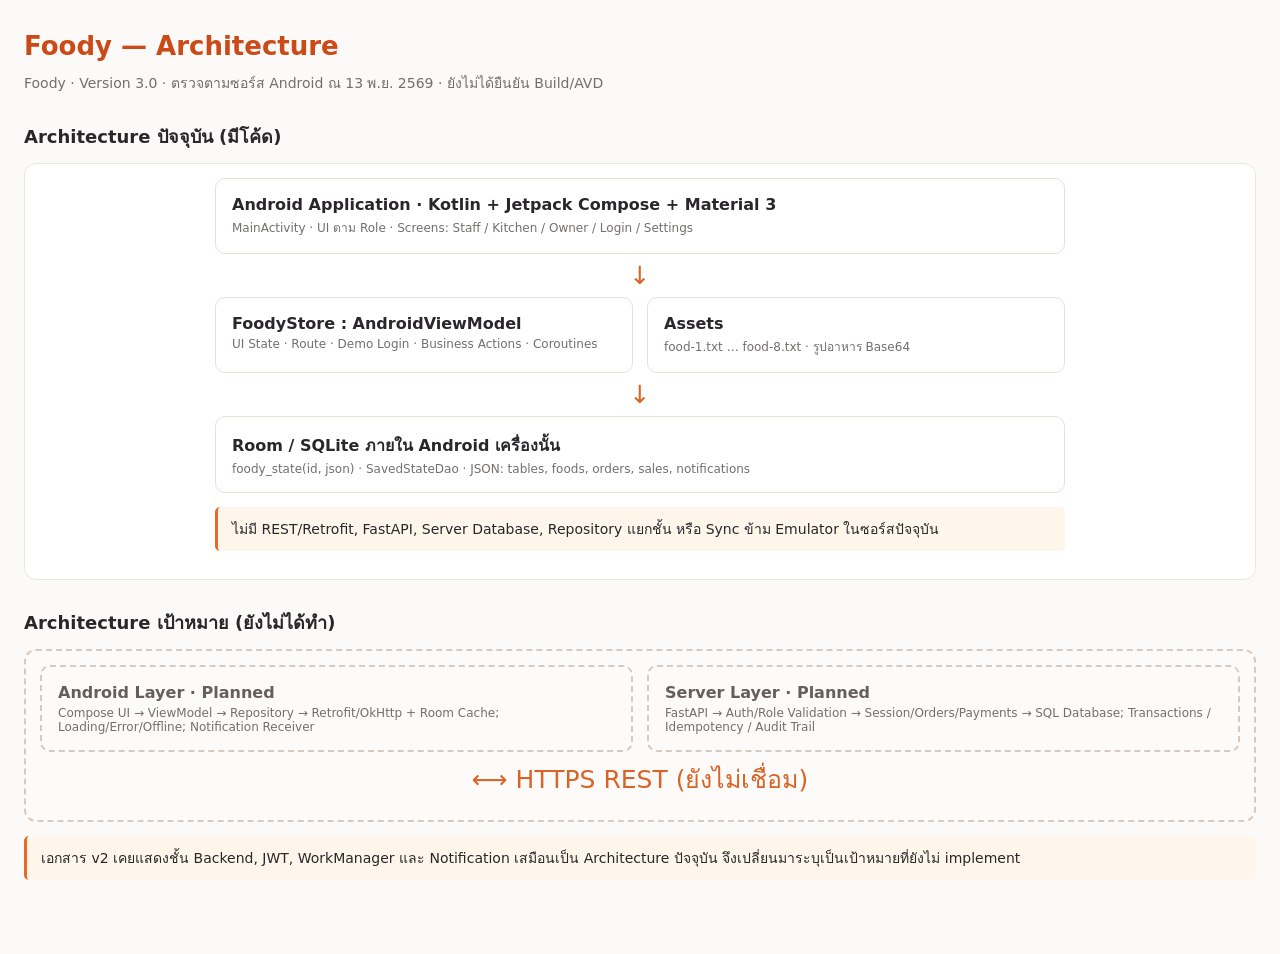
<file: docs/Foody_Architecture_v3_Current.html>
<!doctype html><html lang="th"><head><meta charset="utf-8"><meta name="viewport" content="width=device-width, initial-scale=1"><title>Foody — Architecture</title><style>
:root{font-family:'Noto Sans Thai','Leelawadee UI',Tahoma,system-ui,sans-serif;color:#29272a;background:#fbfaf8}
*{box-sizing:border-box}body{margin:0;padding:30px 24px 60px}main{max-width:1260px;margin:auto}
h1{font-size:26px;line-height:1.3;margin:0 0 8px;color:#ca4b18}h2{font-size:18px;margin:28px 0 12px}
.sub{color:#746e6c;margin:0 0 18px;font-size:14px}.note{background:#fff6eb;border-left:3px solid #ea6927;padding:11px 14px;border-radius:5px;margin:14px 0;font-size:14px}
.diagram{background:white;border:1px solid #ece6e0;border-radius:12px;padding:14px;overflow-x:auto;scrollbar-width:none}
.diagram::-webkit-scrollbar{display:none}svg{display:block;max-width:none;margin:auto}
.legend{font-size:13px;color:#6b6664;display:flex;gap:18px;flex-wrap:wrap;margin:12px 0}
.badge{display:inline-block;font-weight:700;font-size:12px;border-radius:7px;padding:3px 8px;background:#fff0e7;color:#c74d1c}
.card{border:1px solid #eadfd5;background:#fff;border-radius:10px;padding:16px}
.planned{border:2px dashed #d9cac0;background:#fdfbfa;color:#655e5c}
.grid{display:grid;grid-template-columns:repeat(3,minmax(0,1fr));gap:14px}.grid.two{grid-template-columns:repeat(2,minmax(0,1fr))}
.title{font-weight:750;margin-bottom:4px}.mini{font-size:12px;color:#746e6c}.arrow{font-size:25px;color:#d96425;text-align:center;margin:7px 0}
.flow{max-width:850px;margin:auto}.row{display:grid;grid-template-columns:1fr 1fr;gap:12px;align-items:center}
.line{height:1px;background:#eadfd5;margin:12px 0}
svg text{font-family:'Noto Sans Thai','Leelawadee UI',Tahoma,system-ui,sans-serif}
section{margin-top:24px}@media(max-width:680px){body{padding:18px 12px 35px}.grid,.grid.two,.row{grid-template-columns:1fr}h1{font-size:22px}.diagram{padding:6px}}
</style></head><body><main><h1>Foody — Architecture</h1><p class="sub">Foody · Version 3.0 · ตรวจตามซอร์ส Android ณ 13 พ.ย. 2569 · ยังไม่ได้ยืนยัน Build/AVD</p>
<h2>Architecture ปัจจุบัน (มีโค้ด)</h2>
<div class="diagram"><div class="flow">
<div class="card"><div class="title">Android Application · Kotlin + Jetpack Compose + Material 3</div><div class="mini">MainActivity · UI ตาม Role · Screens: Staff / Kitchen / Owner / Login / Settings</div></div>
<div class="arrow">↓</div>
<div class="grid two"><div class="card"><div class="title">FoodyStore : AndroidViewModel</div><div class="mini">UI State · Route · Demo Login · Business Actions · Coroutines</div></div><div class="card"><div class="title">Assets</div><div class="mini">food-1.txt … food-8.txt · รูปอาหาร Base64</div></div></div>
<div class="arrow">↓</div>
<div class="card"><div class="title">Room / SQLite ภายใน Android เครื่องนั้น</div><div class="mini">foody_state(id, json) · SavedStateDao · JSON: tables, foods, orders, sales, notifications</div></div>
<div class="note">ไม่มี REST/Retrofit, FastAPI, Server Database, Repository แยกชั้น หรือ Sync ข้าม Emulator ในซอร์สปัจจุบัน</div>
</div></div>
<h2>Architecture เป้าหมาย (ยังไม่ได้ทำ)</h2>
<div class="diagram planned"><div class="grid two">
<div class="card planned"><div class="title">Android Layer · Planned</div><div class="mini">Compose UI → ViewModel → Repository → Retrofit/OkHttp + Room Cache; Loading/Error/Offline; Notification Receiver</div></div>
<div class="card planned"><div class="title">Server Layer · Planned</div><div class="mini">FastAPI → Auth/Role Validation → Session/Orders/Payments → SQL Database; Transactions / Idempotency / Audit Trail</div></div>
</div><div class="arrow">⟷ HTTPS REST (ยังไม่เชื่อม)</div></div>
<p class="note">เอกสาร v2 เคยแสดงชั้น Backend, JWT, WorkManager และ Notification เสมือนเป็น Architecture ปัจจุบัน จึงเปลี่ยนมาระบุเป็นเป้าหมายที่ยังไม่ implement</p>
</main></body></html>
</file>
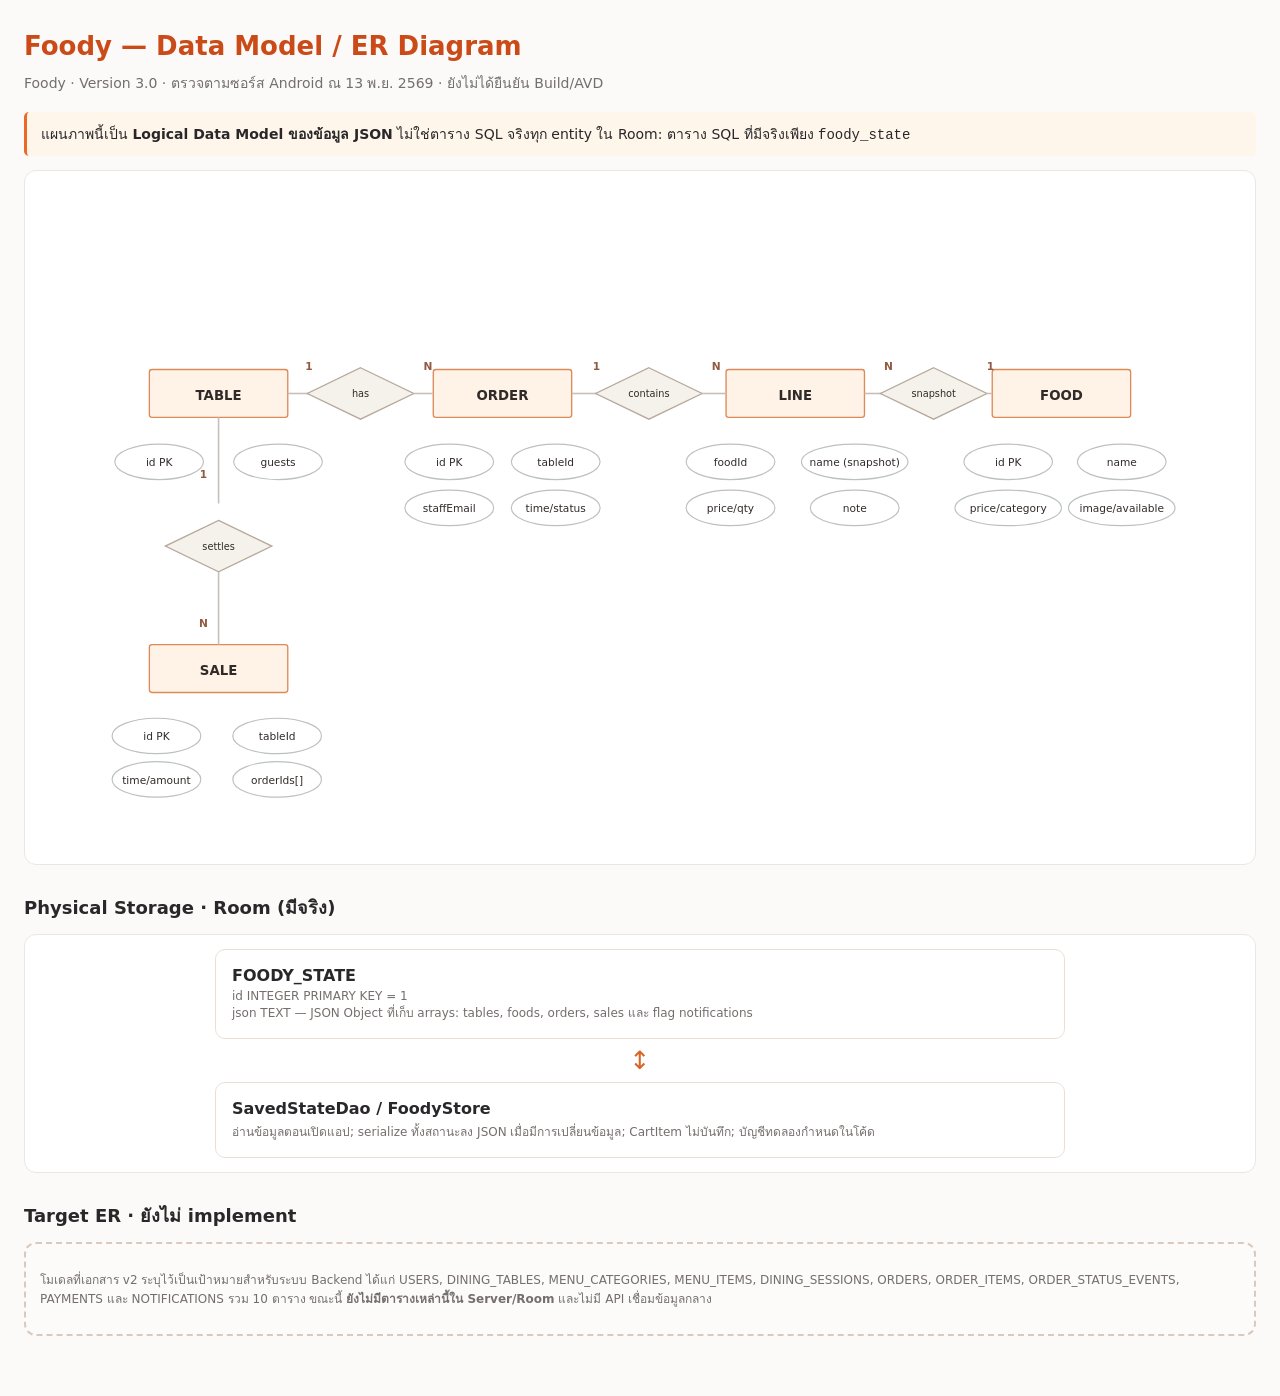
<file: docs/Foody_ER_Diagram_v3_Current.html>
<!doctype html><html lang="th"><head><meta charset="utf-8"><meta name="viewport" content="width=device-width, initial-scale=1"><title>Foody — Data Model / ER Diagram</title><style>
:root{font-family:'Noto Sans Thai','Leelawadee UI',Tahoma,system-ui,sans-serif;color:#29272a;background:#fbfaf8}
*{box-sizing:border-box}body{margin:0;padding:30px 24px 60px}main{max-width:1260px;margin:auto}
h1{font-size:26px;line-height:1.3;margin:0 0 8px;color:#ca4b18}h2{font-size:18px;margin:28px 0 12px}
.sub{color:#746e6c;margin:0 0 18px;font-size:14px}.note{background:#fff6eb;border-left:3px solid #ea6927;padding:11px 14px;border-radius:5px;margin:14px 0;font-size:14px}
.diagram{background:white;border:1px solid #ece6e0;border-radius:12px;padding:14px;overflow-x:auto;scrollbar-width:none}
.diagram::-webkit-scrollbar{display:none}svg{display:block;max-width:none;margin:auto}
.legend{font-size:13px;color:#6b6664;display:flex;gap:18px;flex-wrap:wrap;margin:12px 0}
.badge{display:inline-block;font-weight:700;font-size:12px;border-radius:7px;padding:3px 8px;background:#fff0e7;color:#c74d1c}
.card{border:1px solid #eadfd5;background:#fff;border-radius:10px;padding:16px}
.planned{border:2px dashed #d9cac0;background:#fdfbfa;color:#655e5c}
.grid{display:grid;grid-template-columns:repeat(3,minmax(0,1fr));gap:14px}.grid.two{grid-template-columns:repeat(2,minmax(0,1fr))}
.title{font-weight:750;margin-bottom:4px}.mini{font-size:12px;color:#746e6c}.arrow{font-size:25px;color:#d96425;text-align:center;margin:7px 0}
.flow{max-width:850px;margin:auto}.row{display:grid;grid-template-columns:1fr 1fr;gap:12px;align-items:center}
.line{height:1px;background:#eadfd5;margin:12px 0}
svg text{font-family:'Noto Sans Thai','Leelawadee UI',Tahoma,system-ui,sans-serif}
section{margin-top:24px}@media(max-width:680px){body{padding:18px 12px 35px}.grid,.grid.two,.row{grid-template-columns:1fr}h1{font-size:22px}.diagram{padding:6px}}
</style></head><body><main><h1>Foody — Data Model / ER Diagram</h1><p class="sub">Foody · Version 3.0 · ตรวจตามซอร์ส Android ณ 13 พ.ย. 2569 · ยังไม่ได้ยืนยัน Build/AVD</p><div class="note">แผนภาพนี้เป็น <b>Logical Data Model ของข้อมูล JSON</b> ไม่ใช่ตาราง SQL จริงทุก entity ใน Room: ตาราง SQL ที่มีจริงเพียง <code>foody_state</code></div><div class="diagram"><svg xmlns="http://www.w3.org/2000/svg" viewBox="0 0 1330 750" width="1180" role="img" aria-label="Foody logical data model using Chen notation"><rect x="112" y="208" width="156" height="54" rx="3" fill="#fff2e7" stroke="#dc8a58" stroke-width="1.5"/><text x="190" y="242" text-anchor="middle" font-size="15" fill="#302b28" font-weight="700">TABLE</text><rect x="432" y="208" width="156" height="54" rx="3" fill="#fff2e7" stroke="#dc8a58" stroke-width="1.5"/><text x="510" y="242" text-anchor="middle" font-size="15" fill="#302b28" font-weight="700">ORDER</text><rect x="762" y="208" width="156" height="54" rx="3" fill="#fff2e7" stroke="#dc8a58" stroke-width="1.5"/><text x="840" y="242" text-anchor="middle" font-size="15" fill="#302b28" font-weight="700">LINE</text><rect x="1062" y="208" width="156" height="54" rx="3" fill="#fff2e7" stroke="#dc8a58" stroke-width="1.5"/><text x="1140" y="242" text-anchor="middle" font-size="15" fill="#302b28" font-weight="700">FOOD</text><rect x="112" y="518" width="156" height="54" rx="3" fill="#fff2e7" stroke="#dc8a58" stroke-width="1.5"/><text x="190" y="552" text-anchor="middle" font-size="15" fill="#302b28" font-weight="700">SALE</text><line x1="268" y1="235" x2="293" y2="235" stroke="#c9bfb8" stroke-width="1.8"/><polygon points="350,206 410,235 350,264 290,235" fill="#f4f2eb" stroke="#b7a99d" stroke-width="1.5"/><text x="350" y="239" text-anchor="middle" font-size="11" fill="#302b28" font-weight="500">has</text><line x1="410" y1="235" x2="432" y2="235" stroke="#c9bfb8" stroke-width="1.8"/><line x1="588" y1="235" x2="616" y2="235" stroke="#c9bfb8" stroke-width="1.8"/><polygon points="675,206 735,235 675,264 615,235" fill="#f4f2eb" stroke="#b7a99d" stroke-width="1.5"/><text x="675" y="239" text-anchor="middle" font-size="11" fill="#302b28" font-weight="500">contains</text><line x1="735" y1="235" x2="762" y2="235" stroke="#c9bfb8" stroke-width="1.8"/><line x1="918" y1="235" x2="938" y2="235" stroke="#c9bfb8" stroke-width="1.8"/><polygon points="996,206 1056,235 996,264 936,235" fill="#f4f2eb" stroke="#b7a99d" stroke-width="1.5"/><text x="996" y="239" text-anchor="middle" font-size="11" fill="#302b28" font-weight="500">snapshot</text><line x1="1056" y1="235" x2="1062" y2="235" stroke="#c9bfb8" stroke-width="1.8"/><line x1="190" y1="262" x2="190" y2="359" stroke="#c9bfb8" stroke-width="1.8"/><polygon points="190,378 250,407 190,436 130,407" fill="#f4f2eb" stroke="#b7a99d" stroke-width="1.5"/><text x="190" y="411" text-anchor="middle" font-size="11" fill="#302b28" font-weight="500">settles</text><line x1="190" y1="436" x2="190" y2="518" stroke="#c9bfb8" stroke-width="1.8"/><ellipse cx="123" cy="312" rx="50.0" ry="20" fill="#fff" stroke="#bcc1c0" stroke-width="1.3"/><text x="123" y="317" text-anchor="middle" font-size="12" fill="#302b28" font-weight="500">id PK</text><ellipse cx="257" cy="312" rx="50.0" ry="20" fill="#fff" stroke="#bcc1c0" stroke-width="1.3"/><text x="257" y="317" text-anchor="middle" font-size="12" fill="#302b28" font-weight="500">guests</text><ellipse cx="450" cy="312" rx="50.0" ry="20" fill="#fff" stroke="#bcc1c0" stroke-width="1.3"/><text x="450" y="317" text-anchor="middle" font-size="12" fill="#302b28" font-weight="500">id PK</text><ellipse cx="570" cy="312" rx="50.0" ry="20" fill="#fff" stroke="#bcc1c0" stroke-width="1.3"/><text x="570" y="317" text-anchor="middle" font-size="12" fill="#302b28" font-weight="500">tableId</text><ellipse cx="450" cy="364" rx="50.0" ry="20" fill="#fff" stroke="#bcc1c0" stroke-width="1.3"/><text x="450" y="369" text-anchor="middle" font-size="12" fill="#302b28" font-weight="500">staffEmail</text><ellipse cx="570" cy="364" rx="50.0" ry="20" fill="#fff" stroke="#bcc1c0" stroke-width="1.3"/><text x="570" y="369" text-anchor="middle" font-size="12" fill="#302b28" font-weight="500">time/status</text><ellipse cx="767" cy="312" rx="50.0" ry="20" fill="#fff" stroke="#bcc1c0" stroke-width="1.3"/><text x="767" y="317" text-anchor="middle" font-size="12" fill="#302b28" font-weight="500">foodId</text><ellipse cx="907" cy="312" rx="60.0" ry="20" fill="#fff" stroke="#bcc1c0" stroke-width="1.3"/><text x="907" y="317" text-anchor="middle" font-size="12" fill="#302b28" font-weight="500">name (snapshot)</text><ellipse cx="767" cy="364" rx="50.0" ry="20" fill="#fff" stroke="#bcc1c0" stroke-width="1.3"/><text x="767" y="369" text-anchor="middle" font-size="12" fill="#302b28" font-weight="500">price/qty</text><ellipse cx="907" cy="364" rx="50.0" ry="20" fill="#fff" stroke="#bcc1c0" stroke-width="1.3"/><text x="907" y="369" text-anchor="middle" font-size="12" fill="#302b28" font-weight="500">note</text><ellipse cx="1080" cy="312" rx="50.0" ry="20" fill="#fff" stroke="#bcc1c0" stroke-width="1.3"/><text x="1080" y="317" text-anchor="middle" font-size="12" fill="#302b28" font-weight="500">id PK</text><ellipse cx="1208" cy="312" rx="50.0" ry="20" fill="#fff" stroke="#bcc1c0" stroke-width="1.3"/><text x="1208" y="317" text-anchor="middle" font-size="12" fill="#302b28" font-weight="500">name</text><ellipse cx="1080" cy="364" rx="60.0" ry="20" fill="#fff" stroke="#bcc1c0" stroke-width="1.3"/><text x="1080" y="369" text-anchor="middle" font-size="12" fill="#302b28" font-weight="500">price/category</text><ellipse cx="1208" cy="364" rx="60.0" ry="20" fill="#fff" stroke="#bcc1c0" stroke-width="1.3"/><text x="1208" y="369" text-anchor="middle" font-size="12" fill="#302b28" font-weight="500">image/available</text><ellipse cx="120" cy="621" rx="50.0" ry="20" fill="#fff" stroke="#bcc1c0" stroke-width="1.3"/><text x="120" y="626" text-anchor="middle" font-size="12" fill="#302b28" font-weight="500">id PK</text><ellipse cx="256" cy="621" rx="50.0" ry="20" fill="#fff" stroke="#bcc1c0" stroke-width="1.3"/><text x="256" y="626" text-anchor="middle" font-size="12" fill="#302b28" font-weight="500">tableId</text><ellipse cx="120" cy="670" rx="50.0" ry="20" fill="#fff" stroke="#bcc1c0" stroke-width="1.3"/><text x="120" y="675" text-anchor="middle" font-size="12" fill="#302b28" font-weight="500">time/amount</text><ellipse cx="256" cy="670" rx="50.0" ry="20" fill="#fff" stroke="#bcc1c0" stroke-width="1.3"/><text x="256" y="675" text-anchor="middle" font-size="12" fill="#302b28" font-weight="500">orderIds[]</text><text x="292" y="209" text-anchor="middle" font-size="12" fill="#905b42" font-weight="600">1</text><text x="426" y="209" text-anchor="middle" font-size="12" fill="#905b42" font-weight="600">N</text><text x="616" y="209" text-anchor="middle" font-size="12" fill="#905b42" font-weight="600">1</text><text x="751" y="209" text-anchor="middle" font-size="12" fill="#905b42" font-weight="600">N</text><text x="945" y="209" text-anchor="middle" font-size="12" fill="#905b42" font-weight="600">N</text><text x="1060" y="209" text-anchor="middle" font-size="12" fill="#905b42" font-weight="600">1</text><text x="173" y="330" text-anchor="middle" font-size="12" fill="#905b42" font-weight="600">1</text><text x="173" y="498" text-anchor="middle" font-size="12" fill="#905b42" font-weight="600">N</text></svg></div><h2>Physical Storage · Room (มีจริง)</h2>
<div class="diagram"><div class="flow"><div class="card"><div class="title">FOODY_STATE</div><div class="mini">id INTEGER PRIMARY KEY = 1<br>json TEXT — JSON Object ที่เก็บ arrays: tables, foods, orders, sales และ flag notifications</div></div>
<div class="arrow">↕</div>
<div class="card"><div class="title">SavedStateDao / FoodyStore</div><div class="mini">อ่านข้อมูลตอนเปิดแอป; serialize ทั้งสถานะลง JSON เมื่อมีการเปลี่ยนข้อมูล; CartItem ไม่บันทึก; บัญชีทดลองกำหนดในโค้ด</div></div></div></div>
<h2>Target ER · ยังไม่ implement</h2><div class="diagram planned"><p class="mini">โมเดลที่เอกสาร v2 ระบุไว้เป็นเป้าหมายสำหรับระบบ Backend ได้แก่ USERS, DINING_TABLES, MENU_CATEGORIES, MENU_ITEMS, DINING_SESSIONS, ORDERS, ORDER_ITEMS, ORDER_STATUS_EVENTS, PAYMENTS และ NOTIFICATIONS รวม 10 ตาราง ขณะนี้ <b>ยังไม่มีตารางเหล่านี้ใน Server/Room</b> และไม่มี API เชื่อมข้อมูลกลาง</p></div>
</main></body></html>
</file>
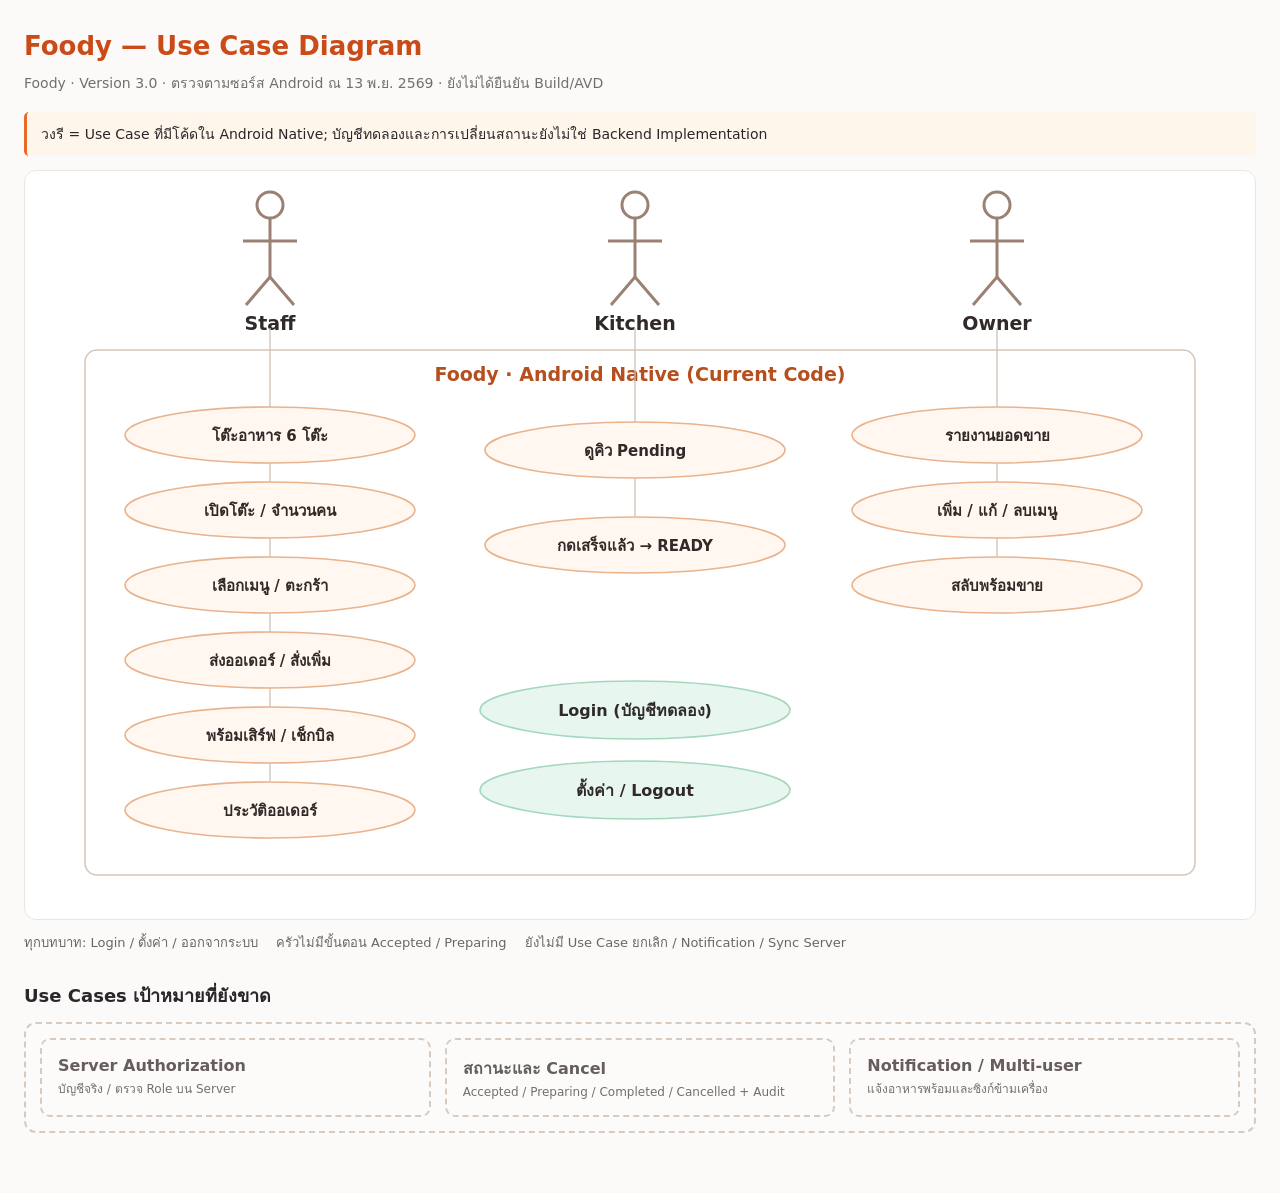
<file: docs/Foody_Use_Case_v3_Current.html>
<!doctype html><html lang="th"><head><meta charset="utf-8"><meta name="viewport" content="width=device-width, initial-scale=1"><title>Foody — Use Case Diagram</title><style>
:root{font-family:'Noto Sans Thai','Leelawadee UI',Tahoma,system-ui,sans-serif;color:#29272a;background:#fbfaf8}
*{box-sizing:border-box}body{margin:0;padding:30px 24px 60px}main{max-width:1260px;margin:auto}
h1{font-size:26px;line-height:1.3;margin:0 0 8px;color:#ca4b18}h2{font-size:18px;margin:28px 0 12px}
.sub{color:#746e6c;margin:0 0 18px;font-size:14px}.note{background:#fff6eb;border-left:3px solid #ea6927;padding:11px 14px;border-radius:5px;margin:14px 0;font-size:14px}
.diagram{background:white;border:1px solid #ece6e0;border-radius:12px;padding:14px;overflow-x:auto;scrollbar-width:none}
.diagram::-webkit-scrollbar{display:none}svg{display:block;max-width:none;margin:auto}
.legend{font-size:13px;color:#6b6664;display:flex;gap:18px;flex-wrap:wrap;margin:12px 0}
.badge{display:inline-block;font-weight:700;font-size:12px;border-radius:7px;padding:3px 8px;background:#fff0e7;color:#c74d1c}
.card{border:1px solid #eadfd5;background:#fff;border-radius:10px;padding:16px}
.planned{border:2px dashed #d9cac0;background:#fdfbfa;color:#655e5c}
.grid{display:grid;grid-template-columns:repeat(3,minmax(0,1fr));gap:14px}.grid.two{grid-template-columns:repeat(2,minmax(0,1fr))}
.title{font-weight:750;margin-bottom:4px}.mini{font-size:12px;color:#746e6c}.arrow{font-size:25px;color:#d96425;text-align:center;margin:7px 0}
.flow{max-width:850px;margin:auto}.row{display:grid;grid-template-columns:1fr 1fr;gap:12px;align-items:center}
.line{height:1px;background:#eadfd5;margin:12px 0}
svg text{font-family:'Noto Sans Thai','Leelawadee UI',Tahoma,system-ui,sans-serif}
section{margin-top:24px}@media(max-width:680px){body{padding:18px 12px 35px}.grid,.grid.two,.row{grid-template-columns:1fr}h1{font-size:22px}.diagram{padding:6px}}
</style></head><body><main><h1>Foody — Use Case Diagram</h1><p class="sub">Foody · Version 3.0 · ตรวจตามซอร์ส Android ณ 13 พ.ย. 2569 · ยังไม่ได้ยืนยัน Build/AVD</p><div class="note">วงรี = Use Case ที่มีโค้ดใน Android Native; บัญชีทดลองและการเปลี่ยนสถานะยังไม่ใช่ Backend Implementation</div><div class="diagram"><svg xmlns="http://www.w3.org/2000/svg" viewBox="0 0 1180 720" width="1180" role="img" aria-label="Foody use case diagram for staff kitchen owner"><rect x="35" y="165" width="1110" height="525" rx="12" fill="#fff" stroke="#d7c5b8" stroke-width="1.5"/><text x="590" y="196" text-anchor="middle" font-size="19" fill="#b54f1d" font-weight="700">Foody · Android Native (Current Code)</text><circle cx="220" cy="20" r="13" stroke="#9b8174" stroke-width="3" fill="none"/><line x1="220" y1="33" x2="220" y2="92" stroke="#9b8174" stroke-width="3"/><line x1="193" y1="56" x2="247" y2="56" stroke="#9b8174" stroke-width="3"/><line x1="220" y1="92" x2="196" y2="120" stroke="#9b8174" stroke-width="3"/><line x1="220" y1="92" x2="244" y2="120" stroke="#9b8174" stroke-width="3"/><text x="220" y="145" text-anchor="middle" font-size="19" fill="#302b28" font-weight="700">Staff</text><circle cx="585" cy="20" r="13" stroke="#9b8174" stroke-width="3" fill="none"/><line x1="585" y1="33" x2="585" y2="92" stroke="#9b8174" stroke-width="3"/><line x1="558" y1="56" x2="612" y2="56" stroke="#9b8174" stroke-width="3"/><line x1="585" y1="92" x2="561" y2="120" stroke="#9b8174" stroke-width="3"/><line x1="585" y1="92" x2="609" y2="120" stroke="#9b8174" stroke-width="3"/><text x="585" y="145" text-anchor="middle" font-size="19" fill="#302b28" font-weight="700">Kitchen</text><circle cx="947" cy="20" r="13" stroke="#9b8174" stroke-width="3" fill="none"/><line x1="947" y1="33" x2="947" y2="92" stroke="#9b8174" stroke-width="3"/><line x1="920" y1="56" x2="974" y2="56" stroke="#9b8174" stroke-width="3"/><line x1="947" y1="92" x2="923" y2="120" stroke="#9b8174" stroke-width="3"/><line x1="947" y1="92" x2="971" y2="120" stroke="#9b8174" stroke-width="3"/><text x="947" y="145" text-anchor="middle" font-size="19" fill="#302b28" font-weight="700">Owner</text><line x1="220" y1="143" x2="220" y2="596" stroke="#d0c1b7" stroke-width="1.3"/><ellipse cx="220" cy="250" rx="145" ry="28" fill="#fff7f0" stroke="#e9b38d" stroke-width="1.6"/><text x="220" y="256" text-anchor="middle" font-size="15" fill="#302b28" font-weight="600">โต๊ะอาหาร 6 โต๊ะ</text><ellipse cx="220" cy="325" rx="145" ry="28" fill="#fff7f0" stroke="#e9b38d" stroke-width="1.6"/><text x="220" y="331" text-anchor="middle" font-size="15" fill="#302b28" font-weight="600">เปิดโต๊ะ / จำนวนคน</text><ellipse cx="220" cy="400" rx="145" ry="28" fill="#fff7f0" stroke="#e9b38d" stroke-width="1.6"/><text x="220" y="406" text-anchor="middle" font-size="15" fill="#302b28" font-weight="600">เลือกเมนู / ตะกร้า</text><ellipse cx="220" cy="475" rx="145" ry="28" fill="#fff7f0" stroke="#e9b38d" stroke-width="1.6"/><text x="220" y="481" text-anchor="middle" font-size="15" fill="#302b28" font-weight="600">ส่งออเดอร์ / สั่งเพิ่ม</text><ellipse cx="220" cy="550" rx="145" ry="28" fill="#fff7f0" stroke="#e9b38d" stroke-width="1.6"/><text x="220" y="556" text-anchor="middle" font-size="15" fill="#302b28" font-weight="600">พร้อมเสิร์ฟ / เช็กบิล</text><ellipse cx="220" cy="625" rx="145" ry="28" fill="#fff7f0" stroke="#e9b38d" stroke-width="1.6"/><text x="220" y="631" text-anchor="middle" font-size="15" fill="#302b28" font-weight="600">ประวัติออเดอร์</text><line x1="585" y1="143" x2="585" y2="331" stroke="#d0c1b7" stroke-width="1.3"/><ellipse cx="585" cy="265" rx="150" ry="28" fill="#fff7f0" stroke="#e9b38d" stroke-width="1.6"/><text x="585" y="271" text-anchor="middle" font-size="15" fill="#302b28" font-weight="600">ดูคิว Pending</text><ellipse cx="585" cy="360" rx="150" ry="28" fill="#fff7f0" stroke="#e9b38d" stroke-width="1.6"/><text x="585" y="366" text-anchor="middle" font-size="15" fill="#302b28" font-weight="600">กดเสร็จแล้ว → READY</text><line x1="947" y1="143" x2="947" y2="371" stroke="#d0c1b7" stroke-width="1.3"/><ellipse cx="947" cy="250" rx="145" ry="28" fill="#fff7f0" stroke="#e9b38d" stroke-width="1.6"/><text x="947" y="256" text-anchor="middle" font-size="15" fill="#302b28" font-weight="600">รายงานยอดขาย</text><ellipse cx="947" cy="325" rx="145" ry="28" fill="#fff7f0" stroke="#e9b38d" stroke-width="1.6"/><text x="947" y="331" text-anchor="middle" font-size="15" fill="#302b28" font-weight="600">เพิ่ม / แก้ / ลบเมนู</text><ellipse cx="947" cy="400" rx="145" ry="28" fill="#fff7f0" stroke="#e9b38d" stroke-width="1.6"/><text x="947" y="406" text-anchor="middle" font-size="15" fill="#302b28" font-weight="600">สลับพร้อมขาย</text><ellipse cx="585" cy="525" rx="155" ry="29" fill="#e7f6ee" stroke="#a5d7be" stroke-width="1.6"/><text x="585" y="531" text-anchor="middle" font-size="16" fill="#302b28" font-weight="600">Login (บัญชีทดลอง)</text><ellipse cx="585" cy="605" rx="155" ry="29" fill="#e7f6ee" stroke="#a5d7be" stroke-width="1.6"/><text x="585" y="611" text-anchor="middle" font-size="16" fill="#302b28" font-weight="600">ตั้งค่า / Logout</text></svg></div><div class="legend"><span>ทุกบทบาท: Login / ตั้งค่า / ออกจากระบบ</span><span>ครัวไม่มีขั้นตอน Accepted / Preparing</span><span>ยังไม่มี Use Case ยกเลิก / Notification / Sync Server</span></div><h2>Use Cases เป้าหมายที่ยังขาด</h2><div class="diagram planned"><div class="grid"><div class="card planned"><div class="title">Server Authorization</div><div class="mini">บัญชีจริง / ตรวจ Role บน Server</div></div><div class="card planned"><div class="title">สถานะและ Cancel</div><div class="mini">Accepted / Preparing / Completed / Cancelled + Audit</div></div><div class="card planned"><div class="title">Notification / Multi-user</div><div class="mini">แจ้งอาหารพร้อมและซิงก์ข้ามเครื่อง</div></div></div></div></main></body></html>
</file>
<file: prototype/styles.css>
:root{--orange:#f76520;--orange-deep:#e65314;--light-orange:#fff0e6;--ink:#242329;--soft:#62616a;--muted:#8b8991;--line:#eae8e7;--bg:#faf9f7;--white:#fff;--green:#12844c;--green-bg:#e3f6e9;--red:#d13b37;--red-bg:#fff0ef;--shadow:0 4px 18px rgba(33,23,13,.055);font-family:'Noto Sans Thai','Leelawadee UI',Tahoma,system-ui,sans-serif;font-synthesis:none}
*{box-sizing:border-box}html,body{height:100%;margin:0;background:var(--bg);color:var(--ink)}body{overflow:hidden}button,input,select,textarea{font:inherit}button{cursor:pointer}button:disabled{opacity:.44;cursor:not-allowed}button:focus-visible,input:focus-visible,select:focus-visible,textarea:focus-visible{outline:3px solid #f8ae7a;outline-offset:2px}h1,h2,h3,h4,p{margin:0}svg{flex-shrink:0}input,select,textarea{color:var(--ink)}
#app{height:100dvh;display:flex;flex-direction:column;background:var(--bg)}.app-width{width:min(100%,970px);margin:0 auto}.header{flex:0 0 auto;background:var(--orange);color:white;padding:env(safe-area-inset-top,0px) max(18px,env(safe-area-inset-right,0px)) 0 max(18px,env(safe-area-inset-left,0px));box-shadow:0 3px 12px #ee632019}.head-inner{height:94px;display:flex;align-items:center;gap:13px;padding-bottom:2px}.brand-small{font-weight:850;font-size:17px;letter-spacing:-.7px;line-height:1.05;opacity:.93}.page-title{font-size:26px;font-weight:820;line-height:1.32;letter-spacing:-.7px}.head-title{flex:1;min-width:0}.head-title small{font-size:12px;opacity:.91;font-weight:600}.icon-btn{display:inline-grid;place-items:center;border:0;border-radius:50%;width:43px;height:43px;flex:0 0 43px;background:rgba(255,255,255,.21);color:inherit}.icon-btn.profile{background:#fff;color:#b5420c}.icon-btn svg,.back svg{height:22px;width:22px}.back{background:rgba(255,255,255,.14)}
.content{flex:1;min-height:0;overflow-y:auto;overflow-x:hidden;overscroll-behavior-y:contain;scrollbar-width:none}.content::-webkit-scrollbar,.hscroll::-webkit-scrollbar{display:none}.content-inner{max-width:970px;margin:0 auto;padding:18px 18px 25px}.bottom-nav{flex:0 0 auto;background:#fff;border-top:1px solid var(--line);padding:6px 12px max(6px,env(safe-area-inset-bottom,0px))}.nav-inner{display:flex;max-width:760px;margin:auto;gap:8px}.navitem{flex:1;border:0;background:transparent;border-radius:13px;color:#89868b;min-height:62px;display:flex;flex-direction:column;align-items:center;justify-content:center;gap:3px;font-size:12px;font-weight:700;position:relative}.navitem.active{color:var(--orange)}.navitem.active:after{content:'';width:42px;height:3px;background:var(--orange);border-radius:5px;position:absolute;bottom:0}.navitem svg{width:23px;height:23px}
.action-area{flex:0 0 auto;background:#fff;border-top:1px solid var(--line);padding:12px max(18px,env(safe-area-inset-right,0px)) max(13px,env(safe-area-inset-bottom,0px)) max(18px,env(safe-area-inset-left,0px))}.action-inner{width:min(100%,970px);margin:auto}.btn{border:1px solid transparent;min-height:47px;border-radius:14px;font-weight:750;font-size:15px;display:inline-flex;align-items:center;justify-content:center;gap:8px;padding:9px 15px;line-height:1.3;white-space:nowrap}.btn svg{height:18px;width:18px}.primary{background:var(--orange);color:#fff;box-shadow:0 5px 13px #fa6b1e20}.secondary{color:var(--orange-deep);background:var(--light-orange);border-color:#ffe1ce}.outline{color:#6b6470;background:white;border-color:var(--line)}.danger{background:var(--red-bg);color:var(--red);border-color:#ffd7d1}.green{background:var(--green);color:#fff}.btn.wide{width:100%}.btn.small{min-height:37px;font-size:13px;border-radius:11px;padding:7px 11px}.btn:active:not(:disabled){transform:scale(.985)}
.card{background:#fff;border:1px solid #eeece9;border-radius:19px;box-shadow:var(--shadow)}.section-title{font-size:17px;font-weight:800;letter-spacing:-.35px}.muted{color:var(--soft)}.micro{color:var(--muted);font-size:12px}.bold{font-weight:800}.row{display:flex;align-items:center;gap:9px}.between{justify-content:space-between}.grow{flex:1;min-width:0}.text-right{text-align:right}.stack{display:flex;flex-direction:column;gap:12px}.gap8{gap:8px}.gap16{gap:16px}.tiny{font-size:12px}.small-text{font-size:13px}.main-text{font-size:15px}.divider{height:1px;background:var(--line)}.amount{font-size:21px;font-weight:850;white-space:nowrap}.orange{color:var(--orange-deep)}.green-text{color:var(--green)}.pill{display:inline-flex;align-items:center;justify-content:center;border-radius:100px;white-space:nowrap;font-size:12px;font-weight:750;padding:5px 9px;line-height:1.25}.pill.orange-bg{background:var(--light-orange);color:#c64b17}.pill.green-bg{background:var(--green-bg);color:var(--green)}.pill.gray-bg{background:#f2f2f2;color:#6e6c70}.pill.red-bg{background:var(--red-bg);color:var(--red)}
.stats-row{display:grid;grid-template-columns:1fr 1fr;gap:9px;margin:0 0 14px}.mini-stat{background:#fff;border:1px solid var(--line);border-radius:15px;padding:12px;display:flex;justify-content:center;gap:8px;align-items:center;font-size:14px;font-weight:750}.mini-stat svg{width:19px;height:19px}.mini-stat em{font-style:normal;font-size:20px}.mini-stat.available{background:#e9f8ee;border-color:#def0e2;color:#187847}.mini-stat.occupied{background:#fff1e9;border-color:#ffe8dc;color:#c8531b}
.table-grid{display:grid;grid-template-columns:repeat(2,minmax(0,1fr));gap:10px}.table-card{text-align:left;padding:14px 13px;border-radius:18px;min-height:125px;background:#fff;border:1px solid var(--line);box-shadow:var(--shadow);display:flex;flex-direction:column;gap:10px;justify-content:flex-start;width:100%;color:var(--ink)}.table-card:active{background:#fffaf7}.table-n{font-size:23px;font-weight:850;line-height:1.2;letter-spacing:-.5px}.table-sub{font-size:12px;color:var(--soft);display:flex;align-items:center;gap:6px}.table-sub svg{height:15px;width:15px}.table-symbol{height:36px;width:36px;display:grid;place-items:center;border-radius:11px;background:#fff3ea;color:#e45a1b}.table-symbol svg{width:22px;height:22px}.table-upper{display:flex;justify-content:space-between;align-items:center;gap:5px}.table-card .table-symbol{height:29px;width:29px;min-width:29px;border-radius:9px}.table-card .table-symbol svg{width:19px;height:19px}.table-card .pill{font-size:11px;padding:5px 7px}.tables-description{font-size:12px;color:var(--soft);padding-top:9px;margin-top:auto;border-top:1px solid var(--line);display:flex;align-items:center;gap:7px;white-space:nowrap}.tables-description svg{width:15px;height:15px;color:#b0abb0}.tables-description b{font-weight:750;color:#353137}
.info-card{padding:17px;margin-bottom:18px;display:flex;align-items:center;gap:12px}.info-big{font-size:28px;font-weight:850}.info-card .pill{margin-left:auto}.info-extra{font-size:13px;color:var(--soft);margin-top:4px}.count-box{background:#fff;border:1px solid var(--line);padding:14px;border-radius:18px;display:flex;align-items:center;justify-content:center;gap:13px;margin-top:10px}.count-box .count-val{flex:1;text-align:center;font-size:38px;font-weight:850}.round-control{border:0;width:54px;height:54px;background:#fff0e6;color:var(--orange-deep);border-radius:14px;display:grid;place-items:center}.round-control svg{height:25px;width:25px}.keypad{display:grid;grid-template-columns:repeat(3,1fr);gap:9px;margin:14px 0 0}.key{border:1px solid #eeebe8;background:#fff;border-radius:14px;min-height:58px;display:grid;place-items:center;font-size:24px;font-weight:760;color:var(--ink)}.key.last{grid-column:2}.key svg{width:25px;height:25px}.key:active{background:var(--light-orange)}
.selectline{display:flex;align-items:center;gap:9px;overflow-x:auto;scrollbar-width:none;white-space:nowrap}.chip{border:1px solid var(--line);background:#fff;border-radius:999px;padding:9px 13px;font-size:13px;font-weight:750;color:#5d5960;white-space:nowrap;min-height:38px}.chip.active{background:var(--orange);color:#fff;border-color:var(--orange)}.searchbox{display:flex;align-items:center;gap:10px;background:white;border-radius:14px;border:1px solid var(--line);padding:0 13px;height:47px;margin-bottom:12px;color:#9c989c}.searchbox svg{height:20px;width:20px}.searchbox input{min-width:0;flex:1;border:0;outline:0;background:transparent;font-size:14px;color:var(--ink)}.menu-grid{display:grid;grid-template-columns:repeat(2,minmax(0,1fr));gap:11px;margin-top:13px}.food-card{overflow:hidden;border-radius:17px;background:white;border:1px solid var(--line);display:flex;flex-direction:column}.food-card img{width:100%;height:120px;object-fit:cover;display:block;background:#f3e6d7}.food-info{padding:11px;display:flex;flex-direction:column;gap:9px;flex:1}.food-name{font-size:15px;line-height:1.4;letter-spacing:-.3px;font-weight:750;min-height:40px}.food-price{font-size:20px;color:var(--orange-deep);font-weight:850}.food-add{border:0;border-radius:10px;background:var(--orange);color:#fff;padding:8px 10px;display:flex;align-items:center;justify-content:center;gap:3px;font-size:13px;font-weight:750}.food-add svg{height:16px;width:16px}.food-add.disabled{background:#d1ced0}.food-price-row{display:flex;align-items:center;justify-content:space-between;gap:5px}.mini-count{color:var(--orange);font-size:12px;font-weight:800;margin-top:-5px}
.list-card{padding:14px 15px}.item-row{display:flex;align-items:center;gap:10px;padding:10px 0;border-top:1px solid var(--line)}.item-row:first-child{border-top:0}.thumb{width:53px;height:53px;object-fit:cover;border-radius:11px;flex-shrink:0;background:#eee}.item-name{font-size:14px;font-weight:750;line-height:1.42}.price{font-size:15px;font-weight:800}.order-total{display:flex;align-items:center;justify-content:space-between;padding:12px 14px;background:#ecf8ed;border-radius:13px;margin-top:10px;font-weight:800}.total-big{font-size:24px;color:#176c3b}.buttonpair{display:grid;grid-template-columns:1fr 1fr;gap:9px}.buttonpair .btn{min-width:0;white-space:normal}.ticket-badge{font-size:11px}.order-tag{display:flex;justify-content:space-between;gap:8px;align-items:center;margin-bottom:10px}.order-group{padding:14px 15px}.order-meta{display:flex;justify-content:space-between;align-items:center;gap:9px;font-size:12px;color:var(--soft);padding-top:8px;border-top:1px solid var(--line)}
.qty-actions{display:flex;align-items:center;gap:9px}.qty-actions button{width:30px;height:30px;border-radius:9px;border:1px solid #f4d4c2;color:var(--orange-deep);background:#fff3e9;font-weight:800;font-size:19px}.qty-actions strong{min-width:14px;text-align:center}.note-btn{border:0;background:none;color:#a66243;font-size:12px;padding:4px 0;text-decoration:underline}.note-input{width:100%;border-radius:9px;border:1px solid var(--line);padding:9px;font-size:13px;margin-top:4px}
.history-card{padding:13px 14px;margin-bottom:10px}.history-card .table-line{font-size:19px;font-weight:800}.history-card .details{font-size:13px;color:var(--soft);margin:7px 0 10px;white-space:nowrap;overflow:hidden;text-overflow:ellipsis}.history-card .foot{display:flex;justify-content:space-between;align-items:center;padding-top:9px;border-top:1px solid var(--line)}
.kitchen-stats{display:grid;grid-template-columns:1fr 1fr;gap:9px;margin-bottom:15px}.kstat{min-height:56px;border-radius:13px;border:1px solid var(--line);background:#fff;display:flex;align-items:center;justify-content:center;gap:5px;font-size:14px;font-weight:800}.kstat em{font-size:20px;font-style:normal}.kstat.active{border:2px solid var(--orange);color:var(--orange-deep);background:#fff2e8}.kstat svg{height:17px;width:17px}.kitchen-ticket{padding:16px;margin-bottom:11px}.ticket-table{font-size:23px;font-weight:850;line-height:1.2}.dish-row{display:flex;gap:8px;align-items:flex-start;font-size:17px;font-weight:730;line-height:1.5;margin:8px 0}.dish-dot{width:7px;height:7px;background:var(--orange);border-radius:50%;margin-top:11px;flex:0 0 7px}.kitchen-complete{margin-top:11px;min-height:49px;font-size:16px}
.report-stats{display:grid;grid-template-columns:repeat(3,minmax(0,1fr));gap:9px}.report-stat{border-radius:16px;border:1px solid var(--line);background:#fff;padding:12px 10px;min-width:0}.report-stat small{font-size:12px;color:#6e6465;font-weight:750}.report-stat strong{display:block;font-size:19px;font-weight:850;white-space:nowrap;margin-top:8px;letter-spacing:-.7px}.report-stat.current{background:#fff0e6;border-color:#ffe0cb}.report-chart{padding:16px 13px;margin-top:14px}.chart{height:145px;display:flex;align-items:flex-end;gap:13px;padding-top:15px;border-bottom:1px solid var(--line);margin-top:13px}.bar-col{flex:1;min-width:0;display:flex;flex-direction:column;align-items:center;justify-content:flex-end;gap:5px;height:100%}.bar{background:#ff914a;border-radius:8px 8px 3px 3px;width:min(100%,33px);min-height:3px}.bar-col small{font-size:10px;color:var(--muted);height:16px}.sales-list{padding:10px 14px;margin-top:13px}.sales-line{display:flex;justify-content:space-between;align-items:center;gap:5px;padding:12px 0;border-bottom:1px solid var(--line);font-size:13px}.sales-line:last-child{border:0}.sales-line strong{font-size:16px}.sales-line .tagn{font-weight:700}
.manage-card{padding:11px;margin-top:10px;display:flex;gap:11px;align-items:center}.manage-thumb{width:70px;height:70px;object-fit:cover;border-radius:12px;flex:none}.manage-name{font-size:15px;font-weight:800;line-height:1.4}.manage-price{color:var(--orange-deep);font-size:18px;font-weight:830}.manage-actions{display:flex;gap:5px;align-items:center}.squircle{display:grid;place-items:center;width:32px;height:33px;border:1px solid var(--line);border-radius:10px;background:#fff;color:#666}.squircle svg{width:17px;height:17px}.squircle.del{color:var(--red);background:var(--red-bg);border-color:#ffe6e6}.toggle{width:41px;height:24px;border:0;border-radius:50px;background:#d6d3d2;padding:3px;display:flex;align-items:center;transition:background .18s}.toggle:after{content:'';width:18px;height:18px;background:#fff;border-radius:50%;box-shadow:0 1px 3px #0002;transition:transform .18s}.toggle.on{background:#1b9a57}.toggle.on:after{transform:translateX(17px)}.manage-line2{display:flex;align-items:center;justify-content:space-between;gap:8px;margin-top:8px}.manage-controls{display:flex;align-items:center;gap:6px;flex-wrap:wrap}
.form-field{display:flex;flex-direction:column;gap:6px;margin-bottom:12px}.form-field label{font-size:13px;font-weight:750;color:#48454a}.form-field input,.form-field select,.form-field textarea{height:47px;border-radius:12px;border:1px solid #e3dfdf;background:#fff;padding:10px 13px;width:100%;outline:none}.form-field textarea{height:78px;resize:vertical}.form-grid{display:grid;grid-template-columns:1fr 1fr;gap:10px}.photo-choices{display:grid;grid-template-columns:repeat(4,1fr);gap:8px}.photo-choice{border:2px solid transparent;border-radius:11px;background:none;padding:0;overflow:hidden}.photo-choice.selected{border-color:var(--orange)}.photo-choice img{width:100%;height:69px;display:block;object-fit:cover}.photo-choice small{font-size:10px;color:var(--soft)}
.login-bg{min-height:100%;display:grid;place-items:center;padding:26px 18px;background:linear-gradient(150deg,#fff2e8 0,#faf9f7 47%,#fff 100%)}.login-panel{width:min(100%,430px);background:#fff;border:1px solid #f2ebe7;box-shadow:0 16px 44px #a44f1b15;border-radius:25px;padding:27px 24px}.login-logo{display:flex;align-items:center;gap:10px;margin-bottom:20px}.login-mark{width:45px;height:45px;background:var(--orange);border-radius:15px;color:#fff;display:grid;place-items:center}.login-mark svg{width:26px;height:26px}.login-logo strong{font-size:27px;color:var(--orange);letter-spacing:-1px}.login-title{font-size:25px;font-weight:820;margin-bottom:4px}.login-desc{font-size:13px;color:var(--soft);margin-bottom:23px}.login-error{padding:9px 11px;background:var(--red-bg);color:var(--red);font-size:13px;border-radius:10px;margin-bottom:11px;display:none}.login-error.show{display:block}.password-wrap{display:flex;align-items:center;position:relative}.password-wrap input{padding-right:48px}.password-wrap button{position:absolute;right:8px;border:0;background:transparent;color:var(--soft);height:34px;width:36px;display:grid;place-items:center}.password-wrap svg{width:19px;height:19px}.demo-details{margin-top:20px;border-top:1px solid var(--line);padding-top:15px}.demo-details summary{cursor:pointer;color:#bd5623;font-weight:740;font-size:13px}.demo-row{border:1px solid var(--line);width:100%;display:flex;justify-content:space-between;align-items:center;text-align:left;gap:6px;border-radius:10px;background:#fff;padding:9px;margin-top:7px;font-size:12px;color:#554c4a}.demo-row strong{font-size:11px;color:#ac582f}.notice{background:#fff1df;color:#955226;padding:11px 13px;border-radius:11px;font-size:12px;margin-bottom:12px}
.settings-person{display:flex;align-items:center;gap:14px;padding:19px}.avatar{width:60px;height:60px;border-radius:50%;display:grid;place-items:center;color:var(--orange-deep);background:var(--light-orange)}.avatar svg{width:33px;height:33px}.settings-row{border:1px solid var(--line);border-radius:15px;padding:15px;display:flex;align-items:center;justify-content:space-between;gap:10px;margin-top:10px;background:white;font-weight:730;font-size:15px;min-height:62px}.settings-row svg{width:21px;height:21px}.settings-row .left{display:flex;align-items:center;gap:10px}.settings-row .left svg{color:#cf602b}.helptext{margin-top:8px;font-size:13px;color:var(--soft)}
.empty{display:flex;flex-direction:column;align-items:center;justify-content:center;text-align:center;gap:9px;padding:45px 22px;color:var(--soft)}.empty svg{width:42px;height:42px;color:#c3b7ae}.empty strong{color:var(--ink);font-size:17px}.empty p{font-size:13px}.toast{position:fixed;bottom:calc(95px + env(safe-area-inset-bottom,0px));left:50%;transform:translate(-50%,25px);background:#2e2b2b;color:white;border-radius:13px;font-size:13px;font-weight:650;padding:13px 18px;opacity:0;pointer-events:none;max-width:calc(100vw - 30px);box-shadow:0 8px 28px #0003;transition:all .19s;z-index:20}.toast.show{opacity:1;transform:translate(-50%,0)}.modal-backdrop{position:fixed;inset:0;z-index:15;display:grid;place-items:center;background:#1911117a;padding:16px}.modal{width:min(100%,420px);background:white;border-radius:19px;padding:22px;box-shadow:0 20px 60px #0003}.modal h3{font-size:19px;margin-bottom:6px}.modal p{font-size:14px;color:var(--soft);margin-bottom:18px;line-height:1.5}
@media (min-width:680px){.header .head-inner{height:102px}.page-title{font-size:29px}.content-inner{padding:22px 26px 28px}.table-grid{grid-template-columns:repeat(3,minmax(0,1fr));gap:14px}.table-card{min-height:134px;padding:17px}.menu-grid{grid-template-columns:repeat(3,minmax(0,1fr));gap:16px}.food-card img{height:160px}.food-name{font-size:17px}.history-grid,.kitchen-grid{display:grid;grid-template-columns:repeat(2,minmax(0,1fr));gap:12px}.history-grid .history-card,.kitchen-grid .kitchen-ticket{margin-bottom:0}.report-main{display:grid;grid-template-columns:1.2fr 1fr;gap:15px;align-items:start}.report-main .sales-list{margin-top:14px}.report-stat{padding:15px 18px}.report-stat strong{font-size:24px}.settings-content{max-width:550px;margin:auto}.login-panel{width:430px}}
@media (max-width:370px){.content-inner{padding:13px 12px 18px}.head-inner{height:83px}.page-title{font-size:23px}.food-name{font-size:13px;min-height:36px}.food-price{font-size:18px}.food-card img{height:103px}.table-card{padding:12px 9px;min-height:120px}.table-n{font-size:21px}.table-card .pill{font-size:10px}.report-stat{padding:9px 7px}.report-stat strong{font-size:17px}.manage-thumb{height:60px;width:60px}.manage-name{font-size:14px}}
@media (prefers-reduced-motion:reduce){*,*:before,*:after{transition:none!important;animation:none!important}}
</file>
